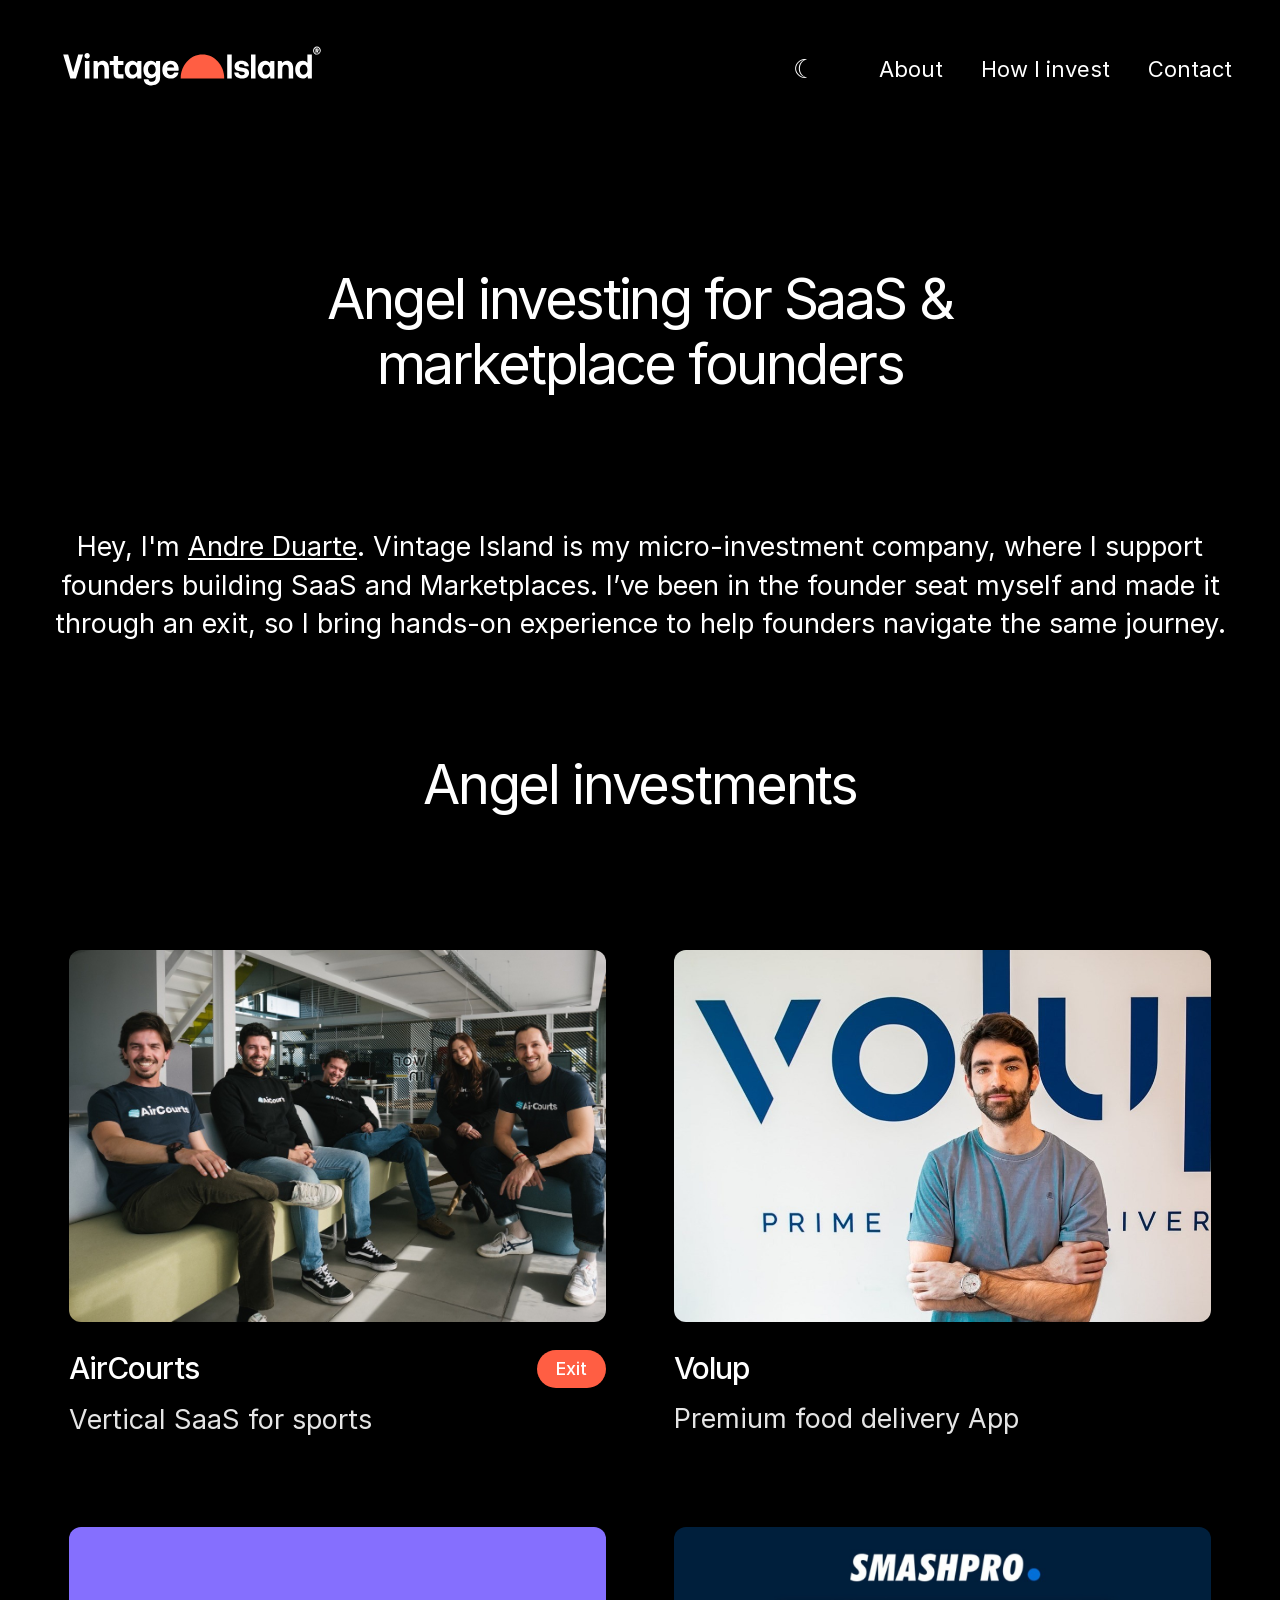
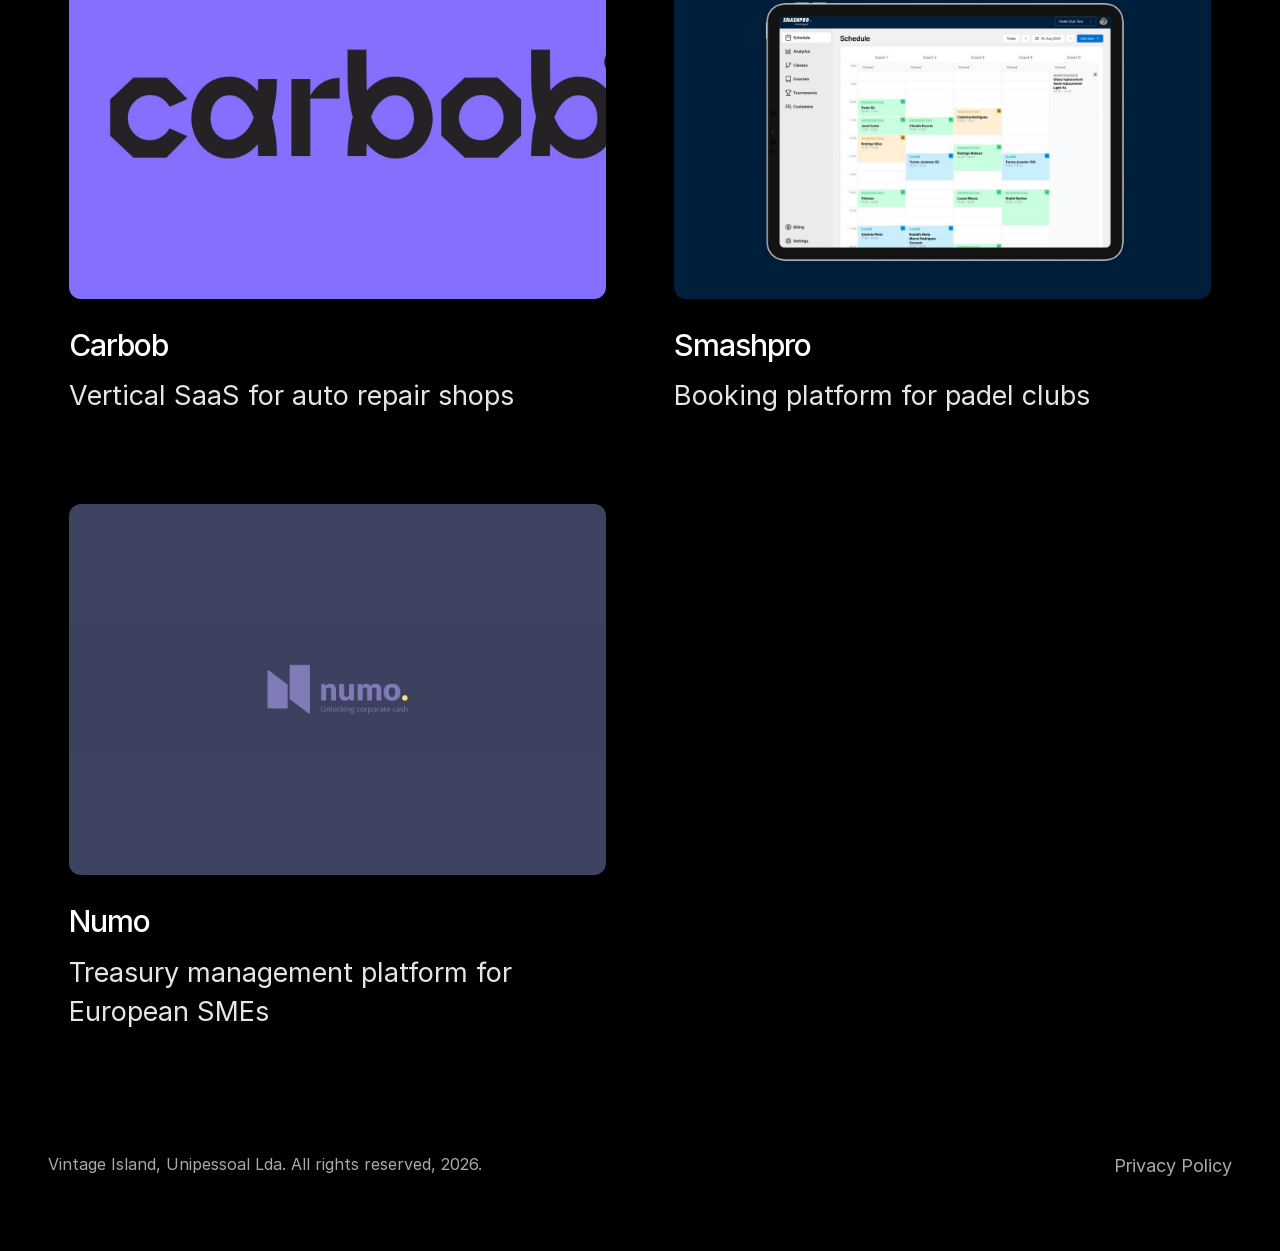
<file: index.html>
<!doctype html><html lang="en"><head><meta charset="utf-8"><meta name="viewport" content="width=device-width,initial-scale=1"><title>Vintage Island — Angel investing for SaaS &amp; marketplace founders</title><meta name="description" content="Vintage Island — angel investing for SaaS and marketplace founders."><link rel="canonical" href="https://www.vintageisland.capital/"><link rel="icon" href="/favicon.png"><link rel="stylesheet" href="/styles.css"><script defer src="/app.js"></script></head><body class="home"><header class="site-header"><a class="brand" href="/"><img src="/logos/vintage-island.svg" alt="Vintage Island"></a><nav><a href="/about-2/">About</a><a href="/projects/">How I invest</a><a href="/contact/">Contact</a></nav><button class="theme-toggle" aria-label="Toggle theme">☾</button><button class="menu-toggle" aria-label="Menu">☰</button></header><main class="container"><section class="hero"><p class="eyebrow">Angel investing for SaaS &amp; marketplace founders</p><h1>Angel investing for SaaS &amp;<br> marketplace founders</h1><p class="lead">Hey, I'm <a href="/about-2/">Andre Duarte</a>. Vintage Island is my micro-investment company, where I support founders building SaaS and Marketplaces. I’ve been in the founder seat myself and made it through an exit, so I bring hands-on experience to help founders navigate the same journey.</p><a href="/about-2/">More about me ↗</a></section><section class="section portfolio-section"><h2>Angel investments</h2><div class="portfolio-grid"><a class="portfolio-card" href="/aircourts/"><img src="/website-images/home-image.jpeg" alt="AirCourts founding team"><div class="portfolio-meta"><strong>AirCourts</strong><span class="exit-badge">Exit</span></div><p>Vertical SaaS for sports</p></a><a class="portfolio-card" href="/volup/"><img src="/website-images/home-image.jpg" alt="Volup founder"><div class="portfolio-meta"><strong>Volup</strong></div><p>Premium food delivery App</p></a><a class="portfolio-card" href="/carbob/"><img src="/website-images/home-image-2.jpg" alt="Carbob brand"><div class="portfolio-meta"><strong>Carbob</strong></div><p>Vertical SaaS for auto repair shops</p></a><a class="portfolio-card" href="/smashpro/"><img src="/website-images/home-image-3.jpg" alt="Smashpro management platform"><div class="portfolio-meta"><strong>Smashpro</strong></div><p>Booking platform for padel clubs</p></a><a class="portfolio-card numo-card" href="/numo/"><img src="/website-images/home-image-2.jpeg" alt="Numo brand"><div class="portfolio-meta"><strong>Numo</strong></div><p>Treasury management platform for European SMEs</p></a></div></section></main><footer class="site-footer about-footer"><span>Vintage Island, Unipessoal Lda. All rights reserved, 2026.</span><a href="/privacy-policy/">Privacy Policy</a></footer></body></html>
</file>
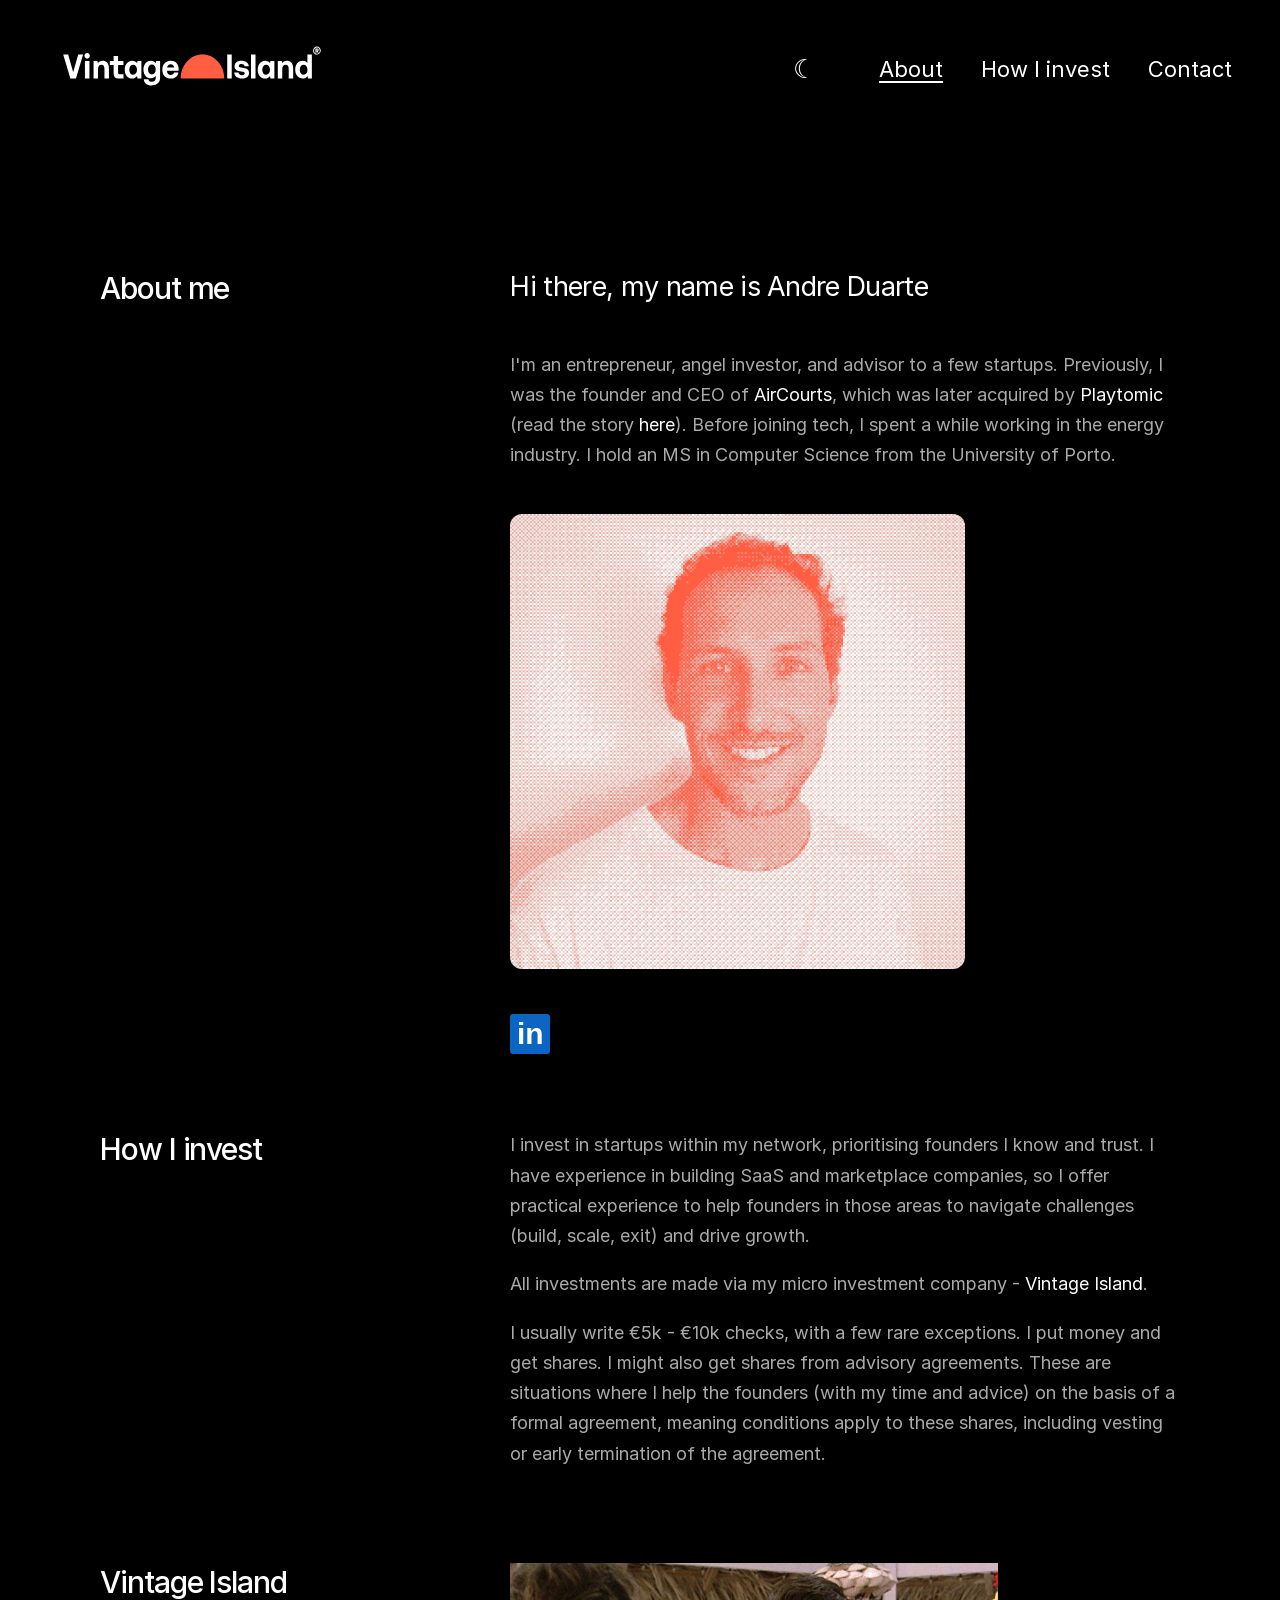
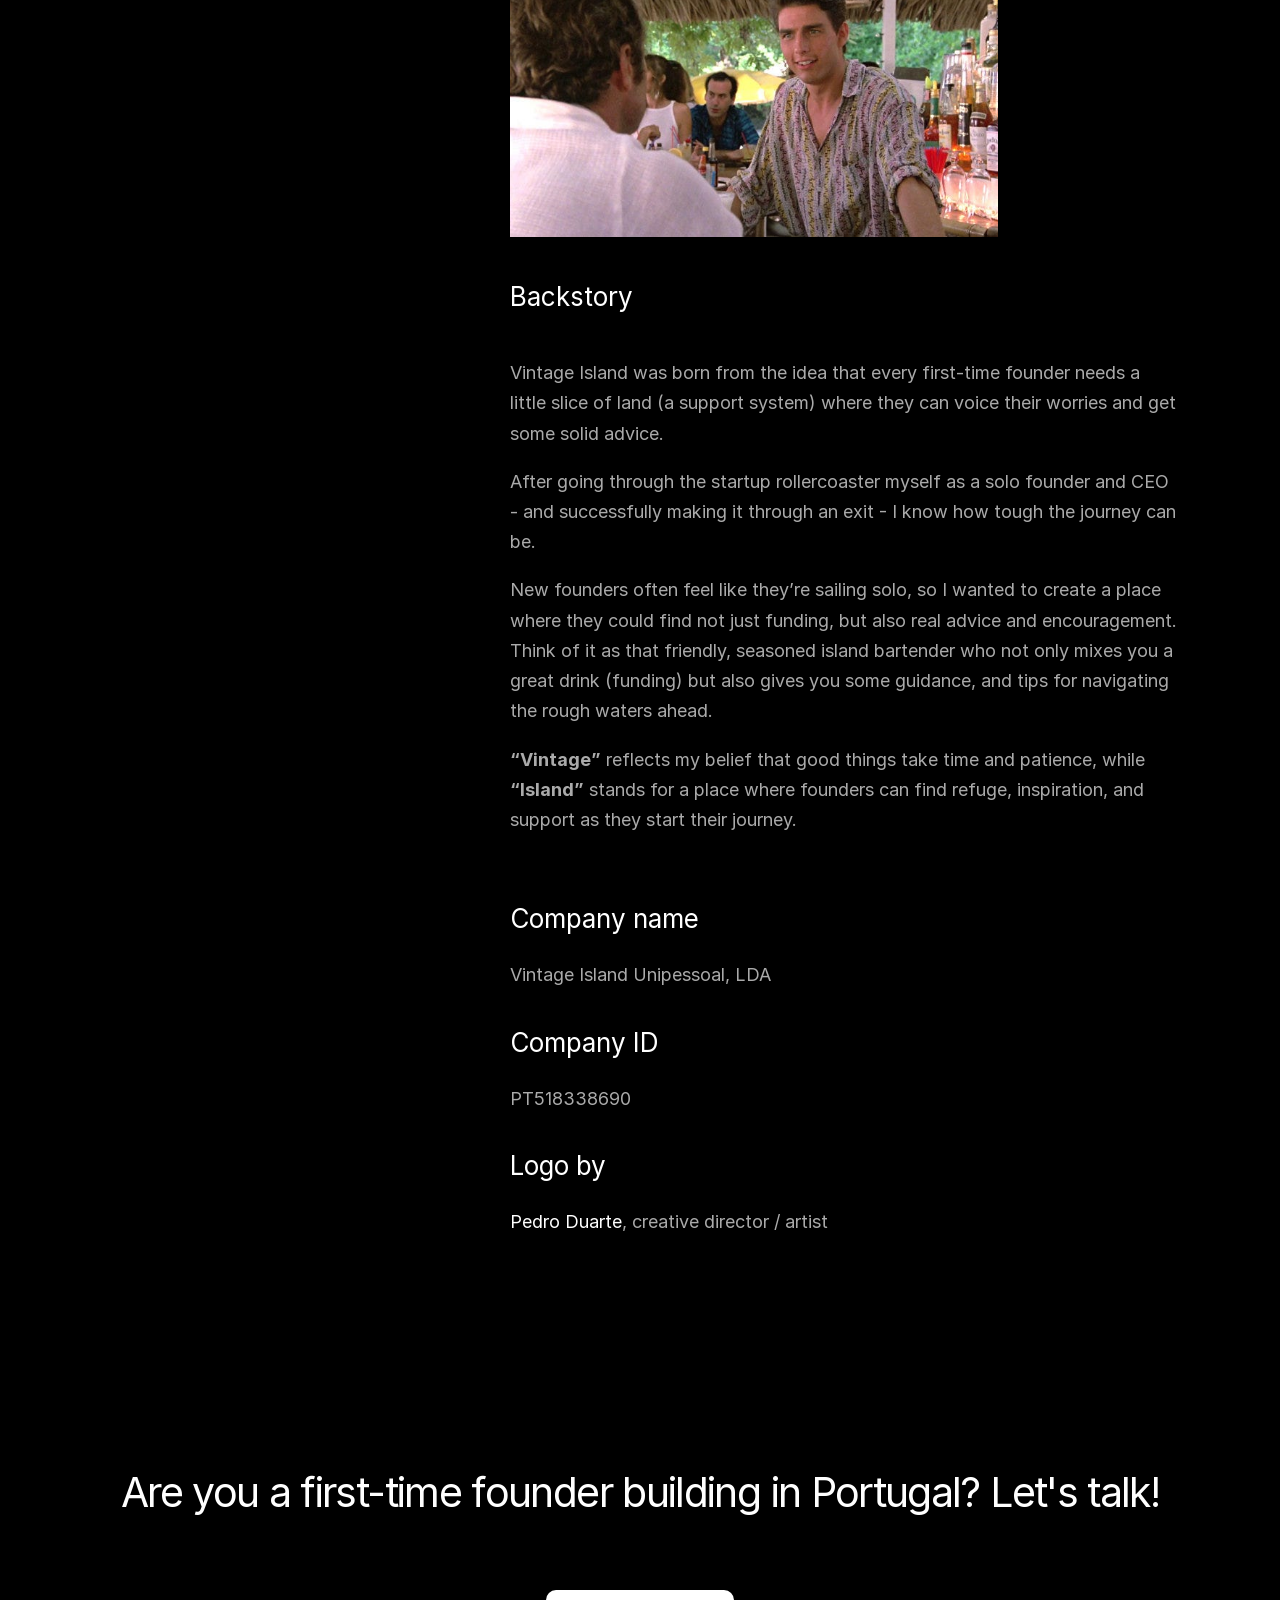
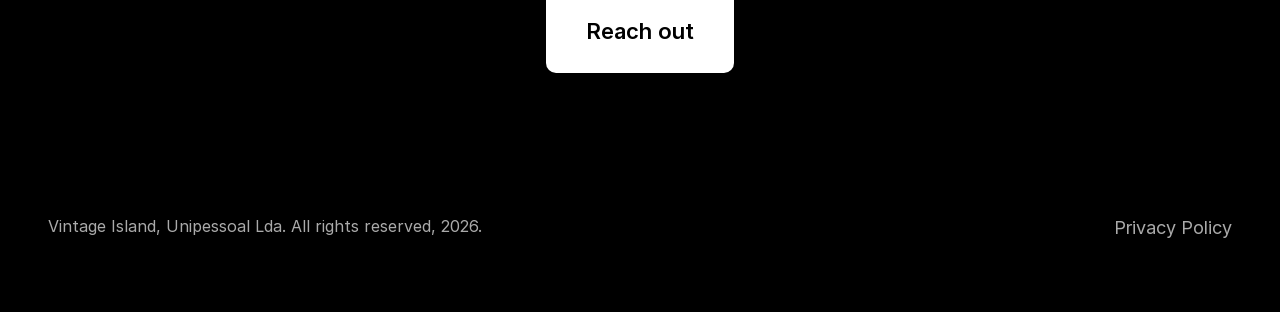
<file: about-2/index.html>
<!doctype html>
<html lang="en">
<head>
<meta charset="utf-8"><meta name="viewport" content="width=device-width,initial-scale=1">
<title>About — Vintage Island</title>
<meta name="description" content="About Andre Duarte, entrepreneur, angel investor and advisor.">
<link rel="canonical" href="https://www.vintageisland.capital/about-2/">
<link rel="icon" type="image/svg+xml" href="/favicon-dark.svg">
<link rel="stylesheet" href="/styles.css"><script defer src="/app.js"></script>
</head>
<body class="about-page">
<header class="site-header">
<a class="brand" href="/"><img src="/logos/vintage-island.svg" alt="Vintage Island"></a>
<nav><a href="/about-2/" aria-current="page">About</a><a href="/projects/">How I invest</a><a href="/contact/">Contact</a></nav>
<button class="theme-toggle" aria-label="Switch to light theme">☾</button><button class="menu-toggle" aria-label="Menu">☰</button>
</header>
<main class="about-container">
<section class="about-row about-me">
<h2>About me</h2>
<div class="about-content">
<h1>Hi there, my name is Andre Duarte</h1>
<p>I'm an entrepreneur, angel investor, and advisor to a few startups. Previously, I was the founder and CEO of <a href="/aircourts/">AirCourts</a>, which was later acquired by <a href="https://playtomic.io/" target="_blank" rel="noopener">Playtomic</a> (read the story <a href="https://www.linkedin.com/pulse/how-i-built-my-startup-got-acquired-6-years-later-andre-duarte-g5i4f/" target="_blank" rel="noopener noreferrer">here</a>). Before joining tech, I spent a while working in the energy industry. I hold an MS in Computer Science from the University of Porto.</p>
<img class="about-portrait" src="/website-images/variant-1-6.png" alt="Andre Duarte">
<a class="linkedin-link" href="https://www.linkedin.com/" target="_blank" rel="noopener" aria-label="LinkedIn"><span>in</span></a>
</div>
</section>
<section class="about-row how-invest">
<h2>How I invest</h2>
<div class="about-content">
<p>I invest in startups within my network, prioritising founders I know and trust. I have experience in building SaaS and marketplace companies, so I offer practical experience to help founders in those areas to navigate challenges (build, scale, exit) and drive growth.</p>
<p>All investments are made via my micro investment company - <a href="/">Vintage Island</a>.</p>
<p>I usually write €5k - €10k checks, with a few rare exceptions. I put money and get shares. I might also get shares from advisory agreements. These are situations where I help the founders (with my time and advice) on the basis of a formal agreement, meaning conditions apply to these shares, including vesting or early termination of the agreement.</p>
</div>
</section>
<section class="about-row vintage-island">
<h2>Vintage Island</h2>
<div class="about-content">
<img class="backstory-image" src="/website-images/about-image.jpg" alt="Vintage Island backstory">
<h3>Backstory</h3>
<p>Vintage Island was born from the idea that every first-time founder needs a little slice of land (a support system) where they can voice their worries and get some solid advice.</p>
<p>After going through the startup rollercoaster myself as a solo founder and CEO - and successfully making it through an exit - I know how tough the journey can be.</p>
<p>New founders often feel like they’re sailing solo, so I wanted to create a place where they could find not just funding, but also real advice and encouragement. Think of it as that friendly, seasoned island bartender who not only mixes you a great drink (funding) but also gives you some guidance, and tips for navigating the rough waters ahead.</p>
<p><strong>“Vintage”</strong> reflects my belief that good things take time and patience, while <strong>“Island”</strong> stands for a place where founders can find refuge, inspiration, and support as they start their journey.</p>
<div class="company-details">
<h3>Company name</h3><p>Vintage Island Unipessoal, LDA</p>
<h3>Company ID</h3><p>PT518338690</p>
<h3>Logo by</h3><p><a href="#">Pedro Duarte</a>, creative director / artist</p>
</div>
</div>
</section>
<section class="about-cta">
<h2>Are you a first-time founder building in Portugal? Let's talk!</h2>
<a href="/contact/" class="about-cta-button">Reach out</a>
</section>
</main>
<footer class="site-footer about-footer"><span>Vintage Island, Unipessoal Lda. All rights reserved, 2026.</span><a href="/privacy-policy/">Privacy Policy</a></footer>
</body></html>
</file>
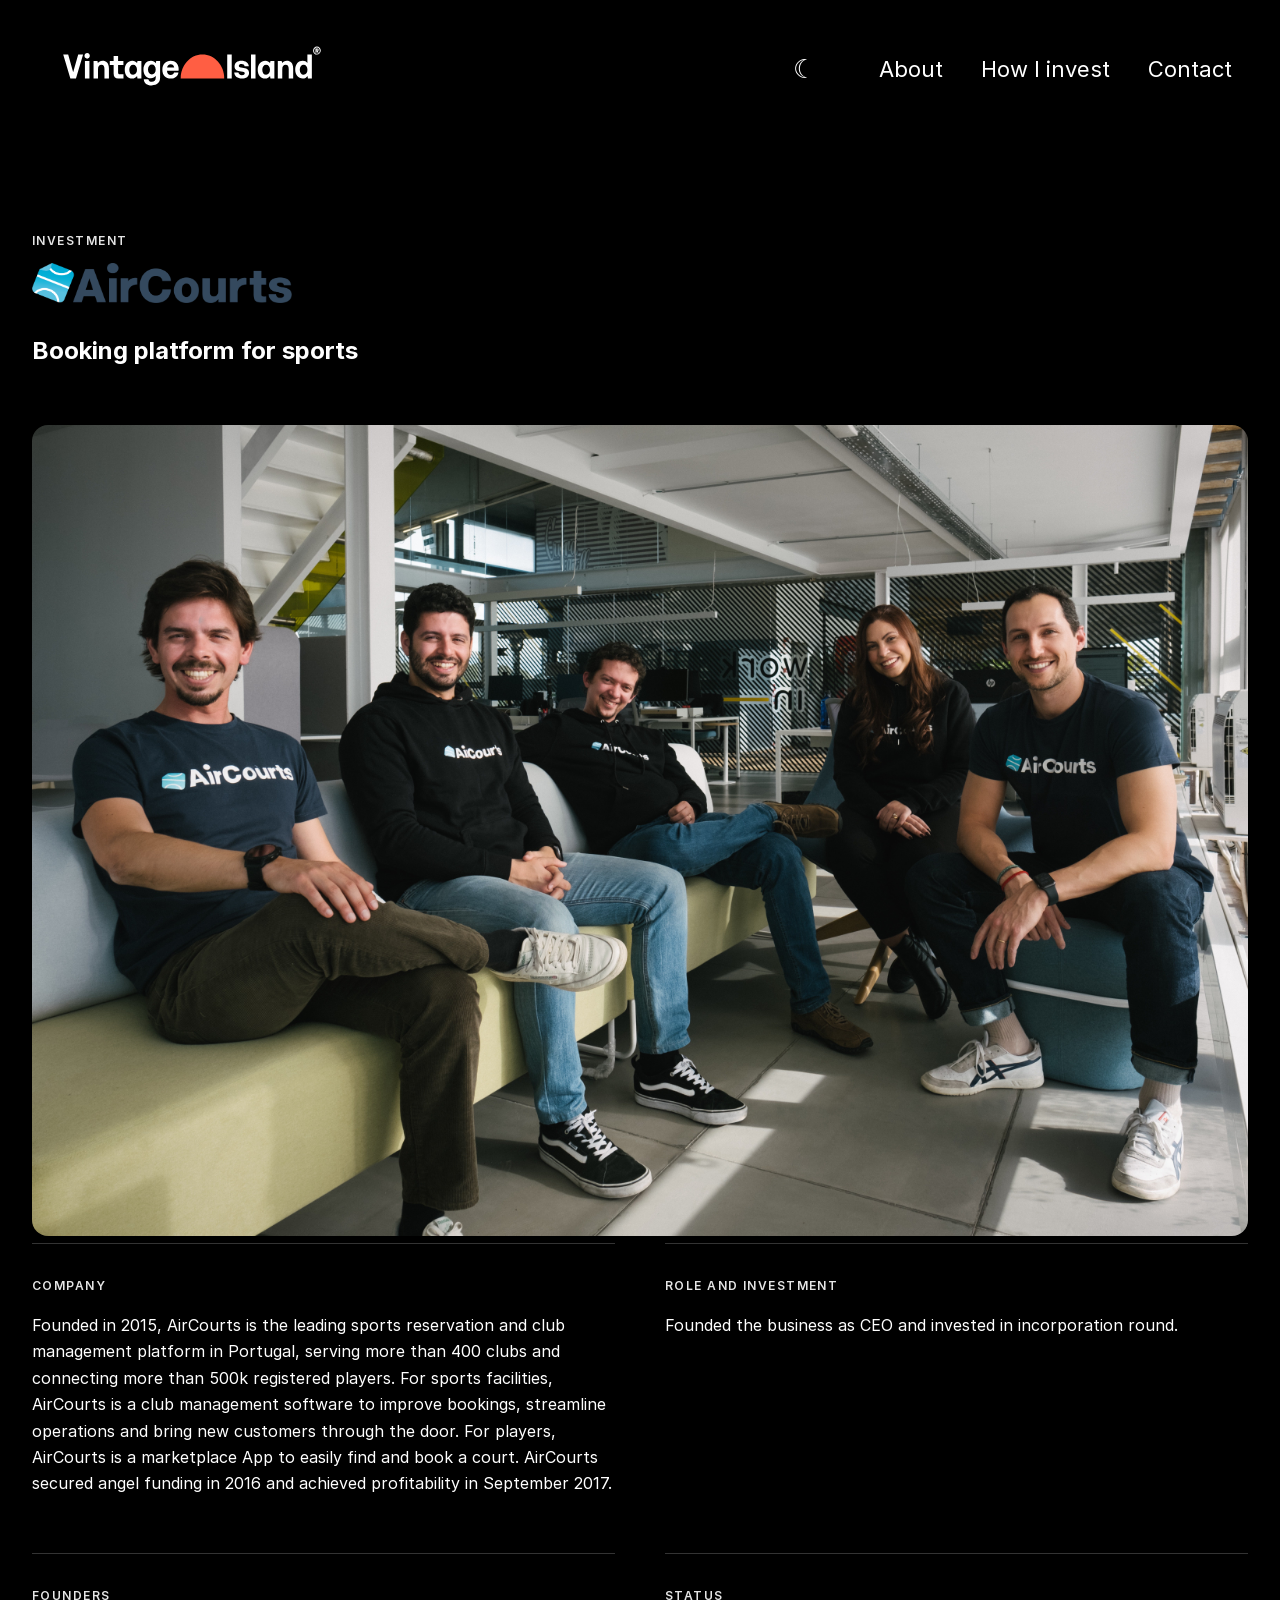
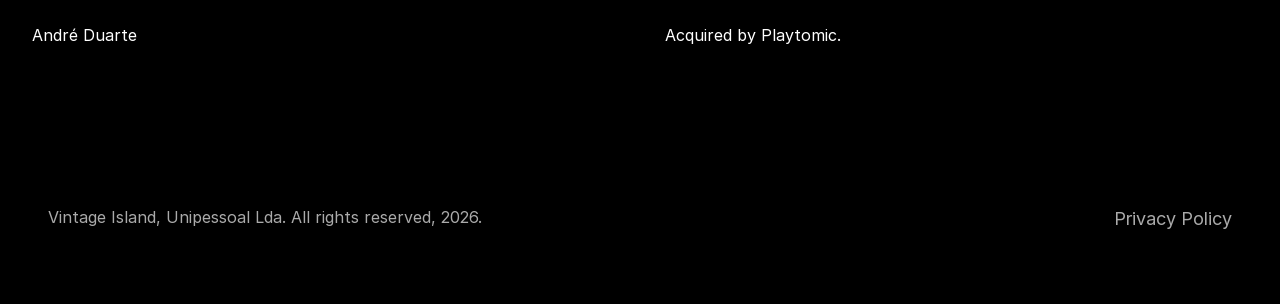
<file: aircourts/index.html>
<!doctype html><html lang="en"><head><meta charset="utf-8"><meta name="viewport" content="width=device-width,initial-scale=1"><title>AirCourts — Vintage Island</title><meta name="description" content="Vintage Island — angel investing for SaaS and marketplace founders."><link rel="canonical" href="https://www.vintageisland.capital/aircourts/"><link rel="icon" href="/favicon.svg"><link rel="stylesheet" href="/styles.css"><script defer src="/app.js"></script></head><body><header class="site-header"><a class="brand" href="/"><img src="/logos/vintage-island.svg" alt="Vintage Island"></a><nav><a href="/about-2/">About</a><a href="/projects/">How I invest</a><a href="/contact/">Contact</a></nav><button class="theme-toggle" aria-label="Toggle theme">◐</button><button class="menu-toggle" aria-label="Menu">☰</button></header><main class="container"><section class="project-hero"><p class="eyebrow">Investment</p><img class="company-logo" src="/cms/projects/aircourts/logo.png" alt="AirCourts"><h1>Booking platform for sports</h1></section><img class="project-image" src="/cms/projects/aircourts/image-1.jpeg" alt="AirCourts"><section class="project-facts"><article><p class="eyebrow">Company</p><p>Founded in 2015, AirCourts is the leading sports reservation and club management platform in Portugal, serving more than 400 clubs and connecting more than 500k registered players. For sports facilities, AirCourts is a club management software to improve bookings, streamline operations and bring new customers through the door. For players, AirCourts is a marketplace App to easily find and book a court. AirCourts secured angel funding in 2016 and achieved profitability in September 2017.</p></article><article><p class="eyebrow">Role and Investment</p><p>Founded the business as CEO and invested in incorporation round.</p></article><article><p class="eyebrow">Founders</p><p>André Duarte</p></article><article><p class="eyebrow">Status</p><p>Acquired by Playtomic.</p></article></section></main><footer class="site-footer about-footer"><span>Vintage Island, Unipessoal Lda. All rights reserved, 2026.</span><a href="/privacy-policy/">Privacy Policy</a></footer></body></html>
</file>
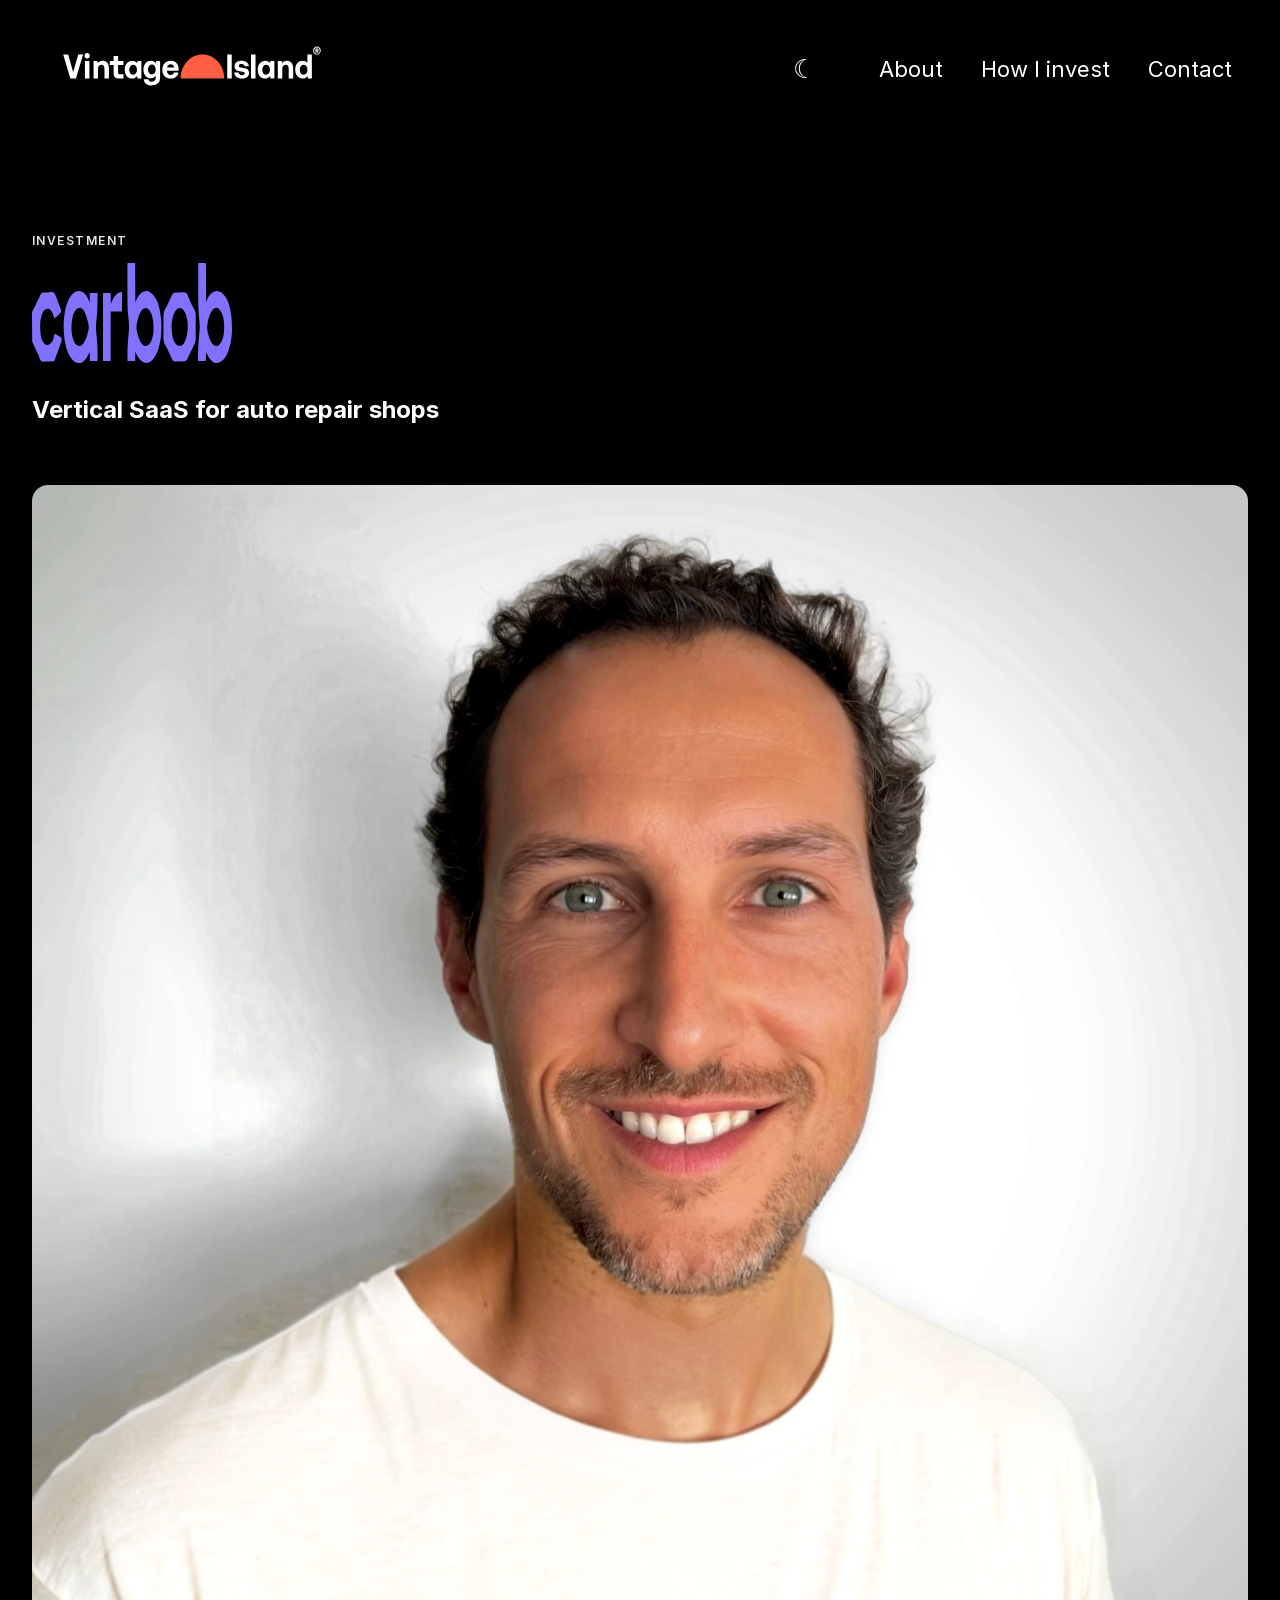
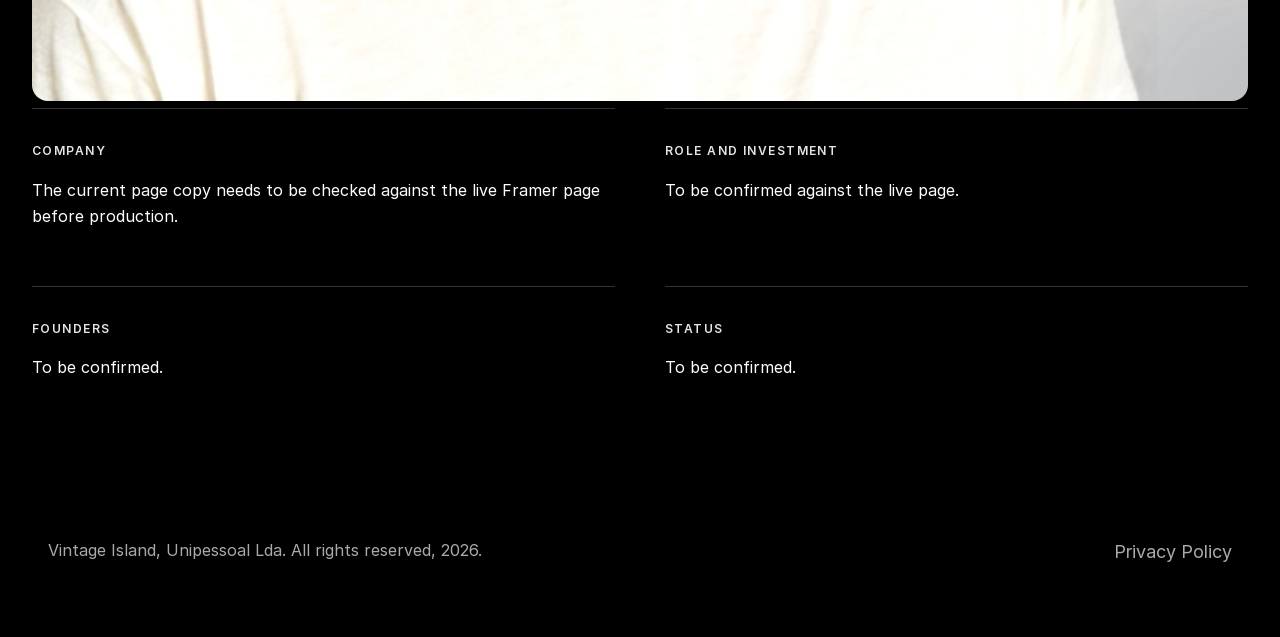
<file: carbob/index.html>
<!doctype html><html lang="en"><head><meta charset="utf-8"><meta name="viewport" content="width=device-width,initial-scale=1"><title>Carbob — Vintage Island</title><meta name="description" content="Vintage Island — angel investing for SaaS and marketplace founders."><link rel="canonical" href="https://www.vintageisland.capital/carbob/"><link rel="icon" href="/favicon.svg"><link rel="stylesheet" href="/styles.css"><script defer src="/app.js"></script></head><body><header class="site-header"><a class="brand" href="/"><img src="/logos/vintage-island.svg" alt="Vintage Island"></a><nav><a href="/about-2/">About</a><a href="/projects/">How I invest</a><a href="/contact/">Contact</a></nav><button class="theme-toggle" aria-label="Toggle theme">◐</button><button class="menu-toggle" aria-label="Menu">☰</button></header><main class="container"><section class="project-hero"><p class="eyebrow">Investment</p><img class="company-logo" src="/logos/carbob.svg" alt="Carbob"><h1>Vertical SaaS for auto repair shops</h1></section><img class="project-image" src="/website-images/variant-1.jpeg" alt="Carbob"><section class="project-facts"><article><p class="eyebrow">Company</p><p>The current page copy needs to be checked against the live Framer page before production.</p></article><article><p class="eyebrow">Role and Investment</p><p>To be confirmed against the live page.</p></article><article><p class="eyebrow">Founders</p><p>To be confirmed.</p></article><article><p class="eyebrow">Status</p><p>To be confirmed.</p></article></section></main><footer class="site-footer about-footer"><span>Vintage Island, Unipessoal Lda. All rights reserved, 2026.</span><a href="/privacy-policy/">Privacy Policy</a></footer></body></html>
</file>
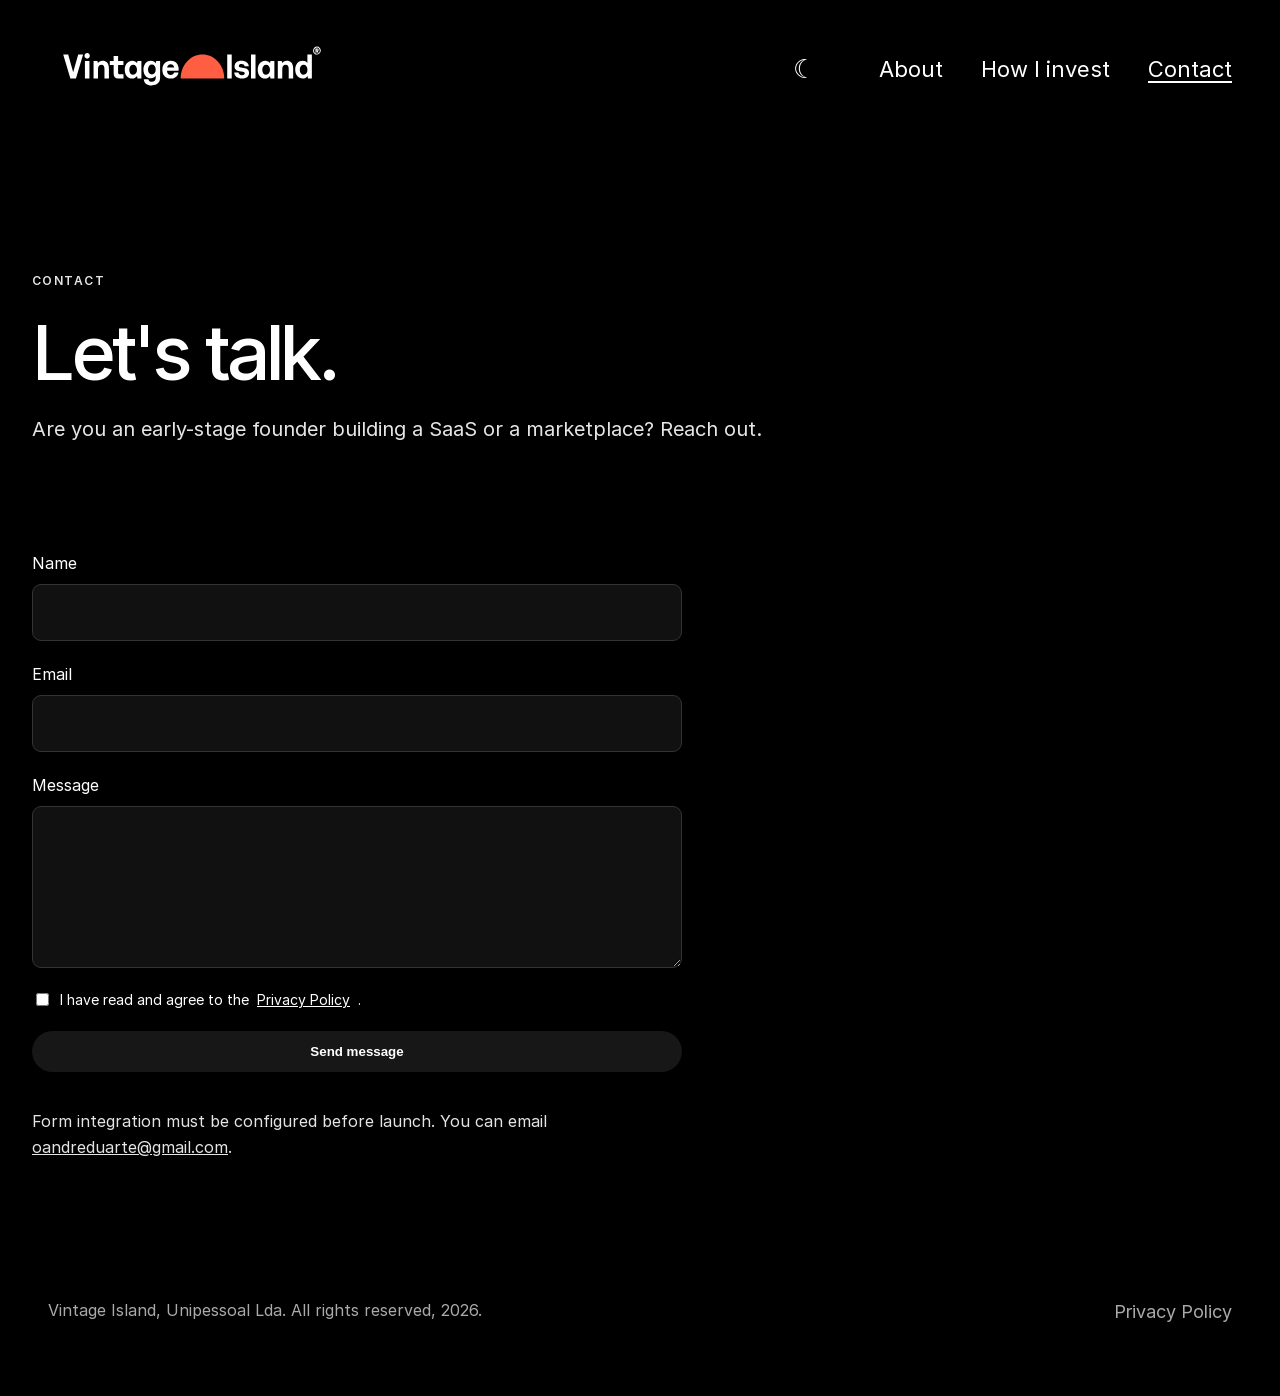
<file: contact/index.html>
<!doctype html><html lang="en"><head><meta charset="utf-8"><meta name="viewport" content="width=device-width,initial-scale=1"><title>Contact — Vintage Island</title><meta name="description" content="Vintage Island — angel investing for SaaS and marketplace founders."><link rel="canonical" href="https://www.vintageisland.capital/contact/"><link rel="icon" href="/favicon.svg"><link rel="stylesheet" href="/styles.css"><script defer src="/app.js"></script></head><body><header class="site-header"><a class="brand" href="/"><img src="/logos/vintage-island.svg" alt="Vintage Island"></a><nav><a href="/about-2/">About</a><a href="/projects/">How I invest</a><a href="/contact/" aria-current="page">Contact</a></nav><button class="theme-toggle" aria-label="Toggle theme">◐</button><button class="menu-toggle" aria-label="Menu">☰</button></header><main class="container"><section class="page-intro"><p class="eyebrow">Contact</p><h1>Let's talk.</h1><p class="lead">Are you an early-stage founder building a SaaS or a marketplace? Reach out.</p></section><form class="contact-form" action="#" method="post"><label>Name<input name="name" required></label><label>Email<input type="email" name="email" required></label><label>Message<textarea name="message" rows="5" required></textarea></label><label class="consent"><input type="checkbox" required> I have read and agree to the <a href="/privacy-policy/">Privacy Policy</a>.</label><button class="button" type="submit">Send message</button><p class="muted">Form integration must be configured before launch. You can email <a href="mailto:oandreduarte@gmail.com">oandreduarte@gmail.com</a>.</p></form></main><footer class="site-footer about-footer"><span>Vintage Island, Unipessoal Lda. All rights reserved, 2026.</span><a href="/privacy-policy/">Privacy Policy</a></footer></body></html>
</file>
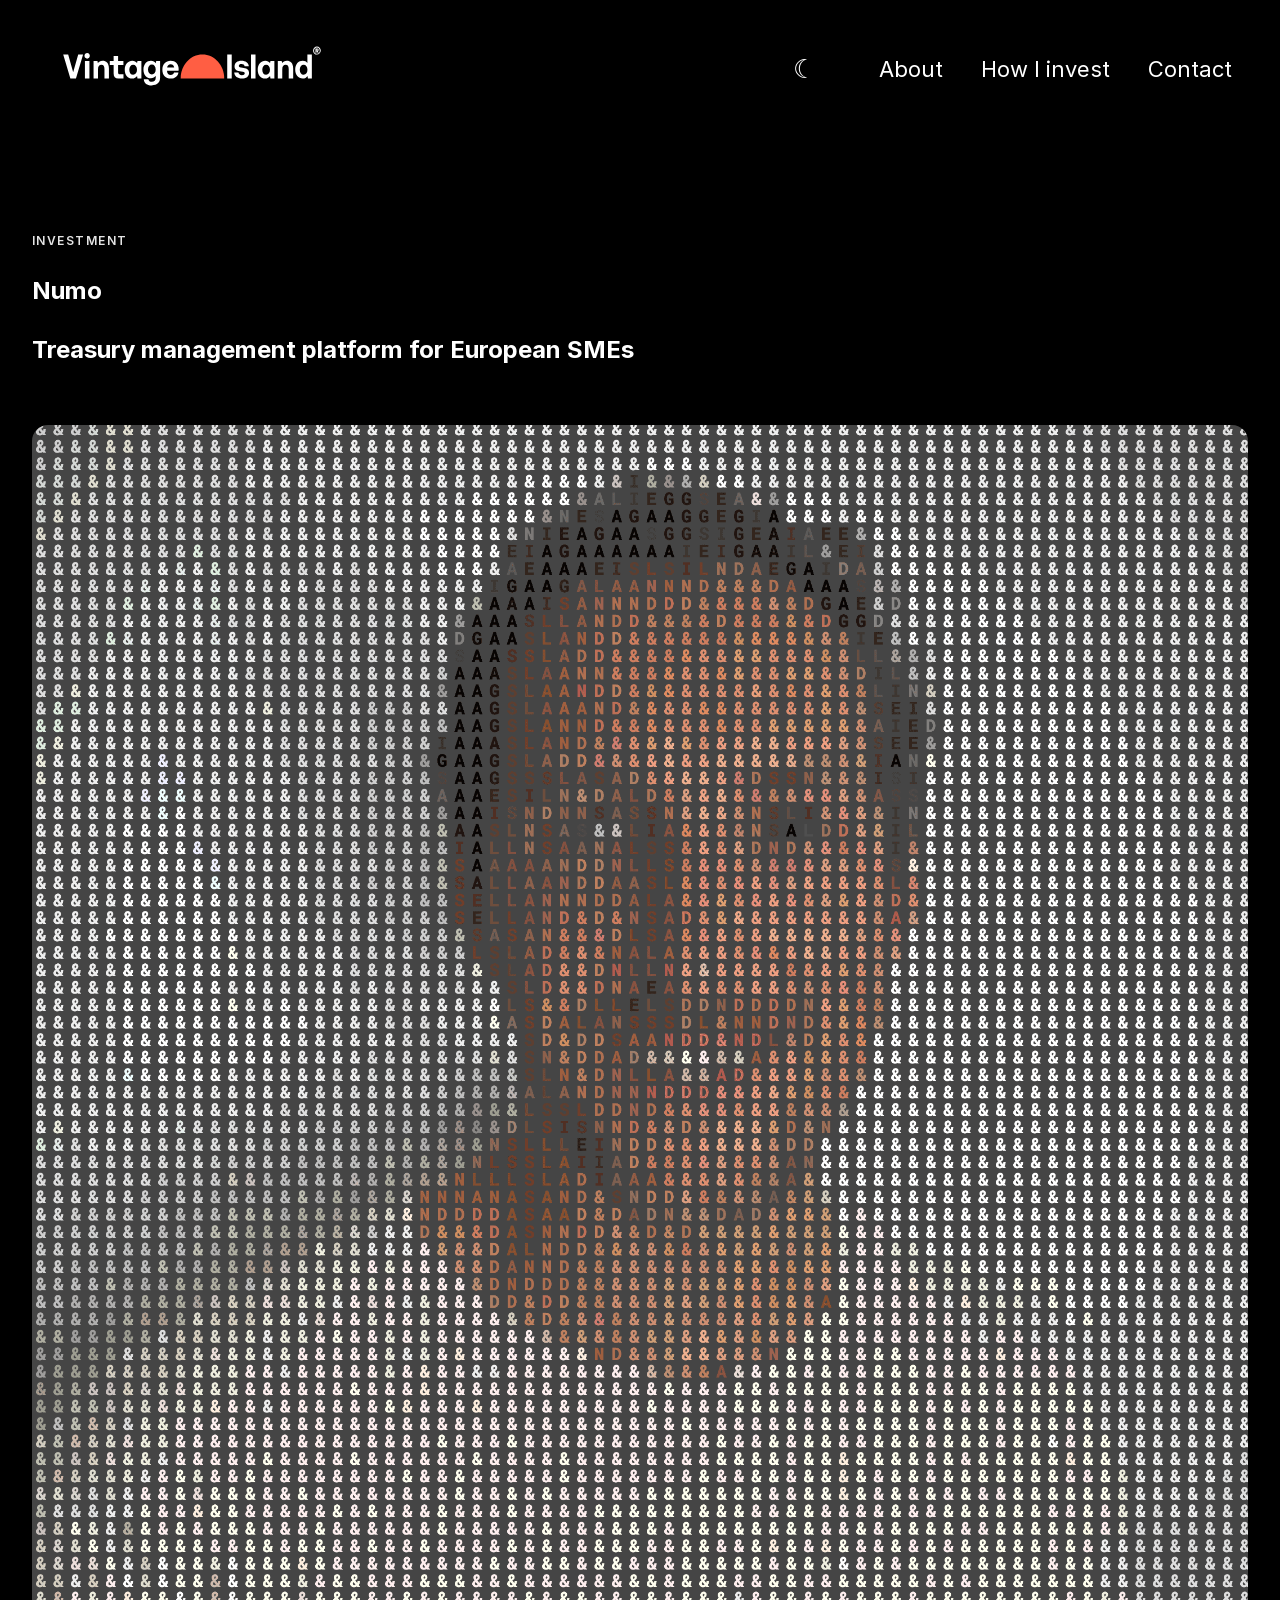
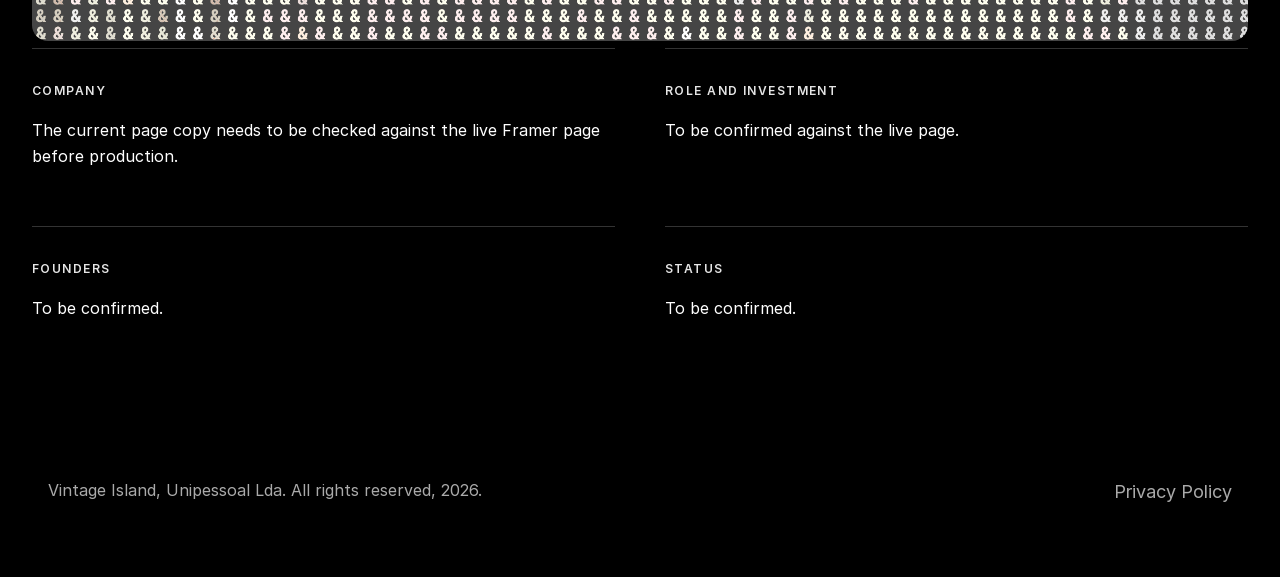
<file: numo/index.html>
<!doctype html><html lang="en"><head><meta charset="utf-8"><meta name="viewport" content="width=device-width,initial-scale=1"><title>Numo — Vintage Island</title><meta name="description" content="Vintage Island — angel investing for SaaS and marketplace founders."><link rel="canonical" href="https://www.vintageisland.capital/numo/"><link rel="icon" href="/favicon.svg"><link rel="stylesheet" href="/styles.css"><script defer src="/app.js"></script></head><body><header class="site-header"><a class="brand" href="/"><img src="/logos/vintage-island.svg" alt="Vintage Island"></a><nav><a href="/about-2/">About</a><a href="/projects/">How I invest</a><a href="/contact/">Contact</a></nav><button class="theme-toggle" aria-label="Toggle theme">◐</button><button class="menu-toggle" aria-label="Menu">☰</button></header><main class="container"><section class="project-hero"><p class="eyebrow">Investment</p><h2>Numo</h2><h1>Treasury management platform for European SMEs</h1></section><img class="project-image" src="/website-images/variant-1-2.png" alt="Numo"><section class="project-facts"><article><p class="eyebrow">Company</p><p>The current page copy needs to be checked against the live Framer page before production.</p></article><article><p class="eyebrow">Role and Investment</p><p>To be confirmed against the live page.</p></article><article><p class="eyebrow">Founders</p><p>To be confirmed.</p></article><article><p class="eyebrow">Status</p><p>To be confirmed.</p></article></section></main><footer class="site-footer about-footer"><span>Vintage Island, Unipessoal Lda. All rights reserved, 2026.</span><a href="/privacy-policy/">Privacy Policy</a></footer></body></html>
</file>
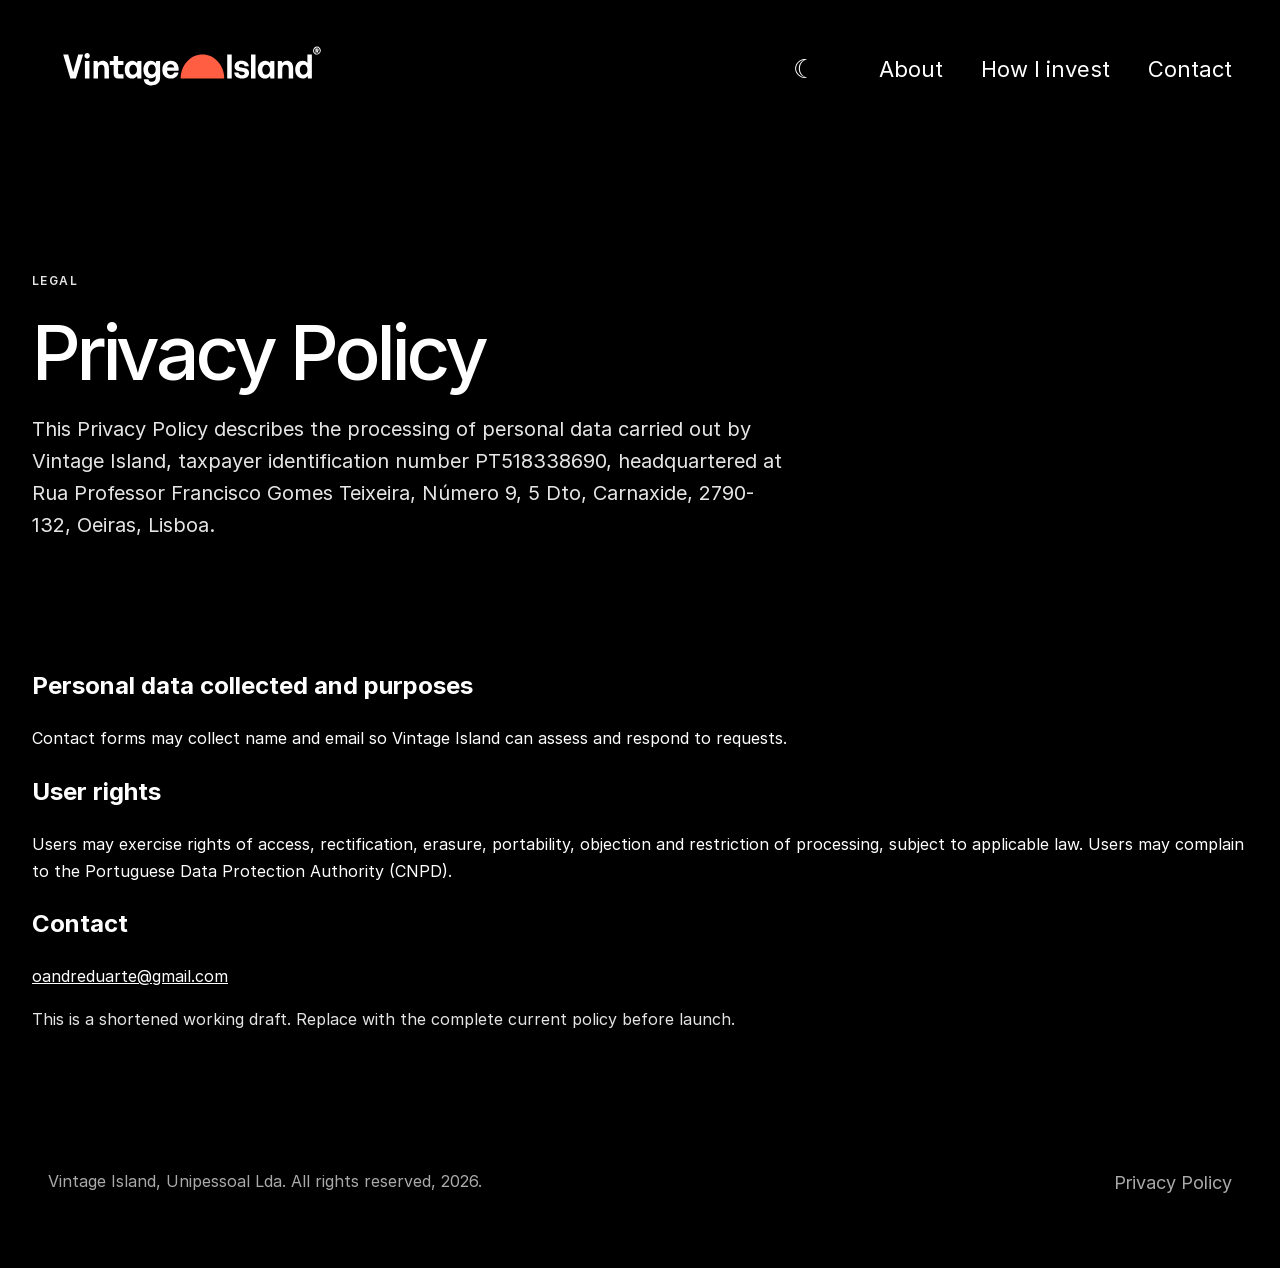
<file: privacy-policy/index.html>
<!doctype html><html lang="en"><head><meta charset="utf-8"><meta name="viewport" content="width=device-width,initial-scale=1"><title>Privacy Policy — Vintage Island</title><meta name="description" content="Vintage Island — angel investing for SaaS and marketplace founders."><link rel="canonical" href="https://www.vintageisland.capital/privacy-policy/"><link rel="icon" href="/favicon.svg"><link rel="stylesheet" href="/styles.css"><script defer src="/app.js"></script></head><body><header class="site-header"><a class="brand" href="/"><img src="/logos/vintage-island.svg" alt="Vintage Island"></a><nav><a href="/about-2/">About</a><a href="/projects/">How I invest</a><a href="/contact/">Contact</a></nav><button class="theme-toggle" aria-label="Toggle theme">◐</button><button class="menu-toggle" aria-label="Menu">☰</button></header><main class="container"><section class="page-intro"><p class="eyebrow">Legal</p><h1>Privacy Policy</h1><p class="lead">This Privacy Policy describes the processing of personal data carried out by Vintage Island, taxpayer identification number PT518338690, headquartered at Rua Professor Francisco Gomes Teixeira, Número 9, 5 Dto, Carnaxide, 2790-132, Oeiras, Lisboa.</p></section><section class="legal-copy"><h2>Personal data collected and purposes</h2><p>Contact forms may collect name and email so Vintage Island can assess and respond to requests.</p><h2>User rights</h2><p>Users may exercise rights of access, rectification, erasure, portability, objection and restriction of processing, subject to applicable law. Users may complain to the Portuguese Data Protection Authority (CNPD).</p><h2>Contact</h2><p><a href="mailto:oandreduarte@gmail.com">oandreduarte@gmail.com</a></p><p class="muted">This is a shortened working draft. Replace with the complete current policy before launch.</p></section></main><footer class="site-footer about-footer"><span>Vintage Island, Unipessoal Lda. All rights reserved, 2026.</span><a href="/privacy-policy/">Privacy Policy</a></footer></body></html>
</file>
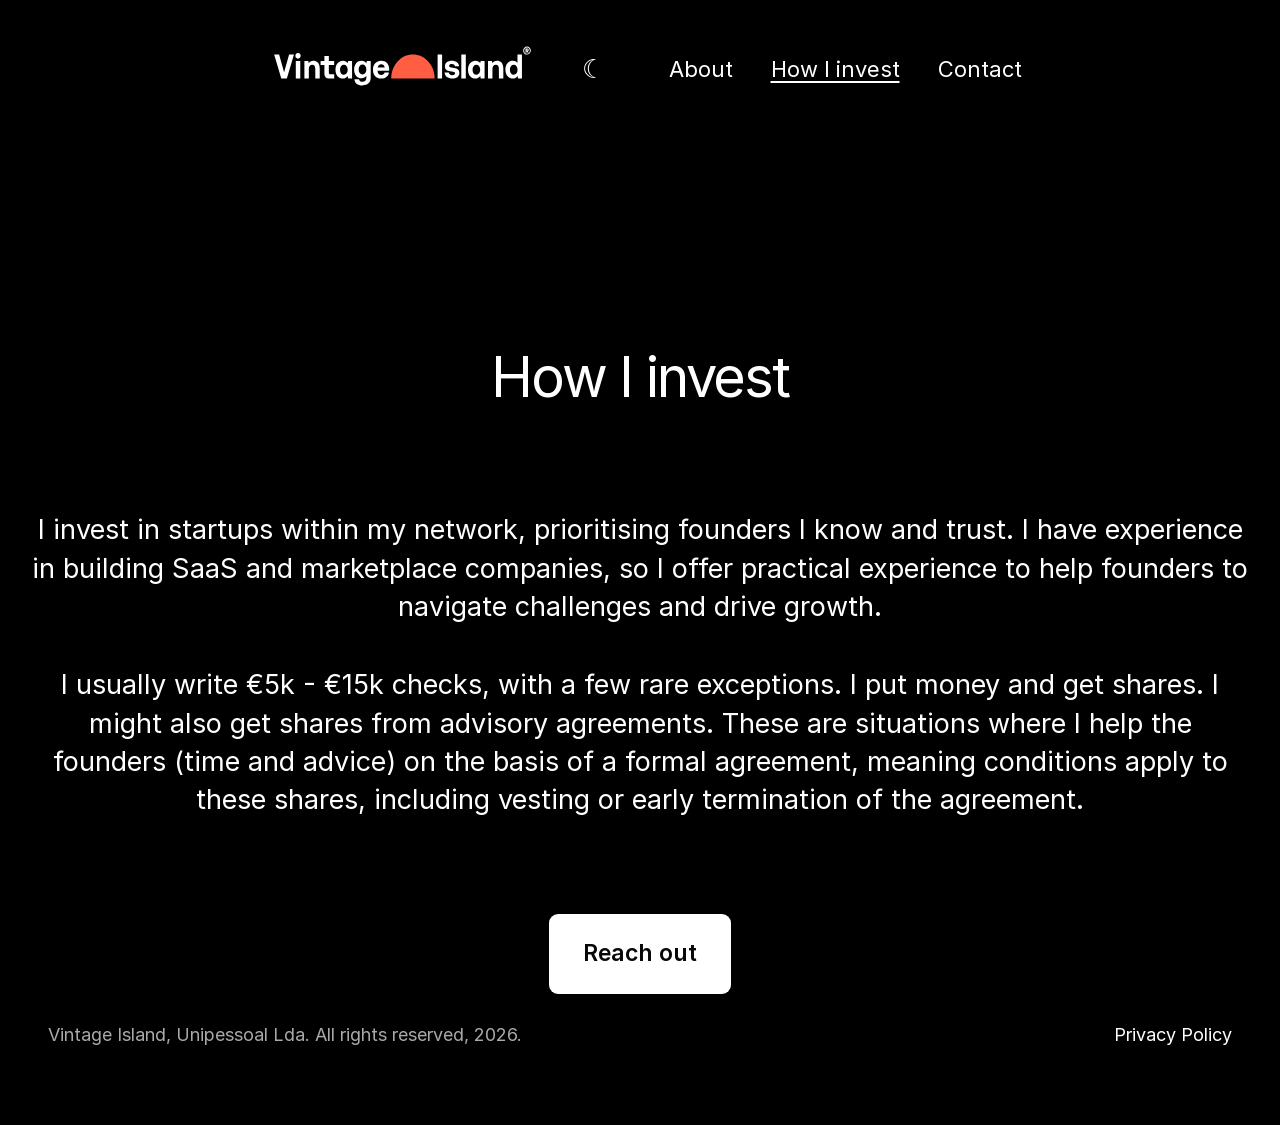
<file: projects/index.html>
<!doctype html><html lang="en"><head><meta charset="utf-8"><meta name="viewport" content="width=device-width,initial-scale=1"><title>How I invest — Vintage Island</title><meta name="description" content="Vintage Island — angel investing for SaaS and marketplace founders."><link rel="canonical" href="https://www.vintageisland.capital/projects/"><link rel="icon" href="/favicon.svg"><link rel="stylesheet" href="/styles.css"><script defer src="/app.js"></script></head><body class="invest-page-body"><header class="site-header"><a class="brand" href="/"><img src="/logos/vintage-island.svg" alt="Vintage Island"></a><nav><a href="/about-2/">About</a><a href="/projects/" aria-current="page">How I invest</a><a href="/contact/">Contact</a></nav><button class="theme-toggle" aria-label="Toggle theme">◐</button><button class="menu-toggle" aria-label="Menu">☰</button></header><main class="invest-page">
  <h1>How I invest</h1>
  <div class="invest-copy">
    <p>I invest in startups within my network, prioritising founders I know and trust. I have experience in building SaaS and marketplace companies, so I offer practical experience to help founders to navigate challenges and drive growth.</p>
    <p>I usually write €5k - €15k checks, with a few rare exceptions. I put money and get shares. I might also get shares from advisory agreements. These are situations where I help the founders (time and advice) on the basis of a formal agreement, meaning conditions apply to these shares, including vesting or early termination of the agreement.</p>
  </div>
  <a class="invest-reachout" href="/contact/">Reach out</a>
</main><footer class="site-footer about-footer"><span>Vintage Island, Unipessoal Lda. All rights reserved, 2026.</span><a href="/privacy-policy/">Privacy Policy</a></footer></body></html>
</file>
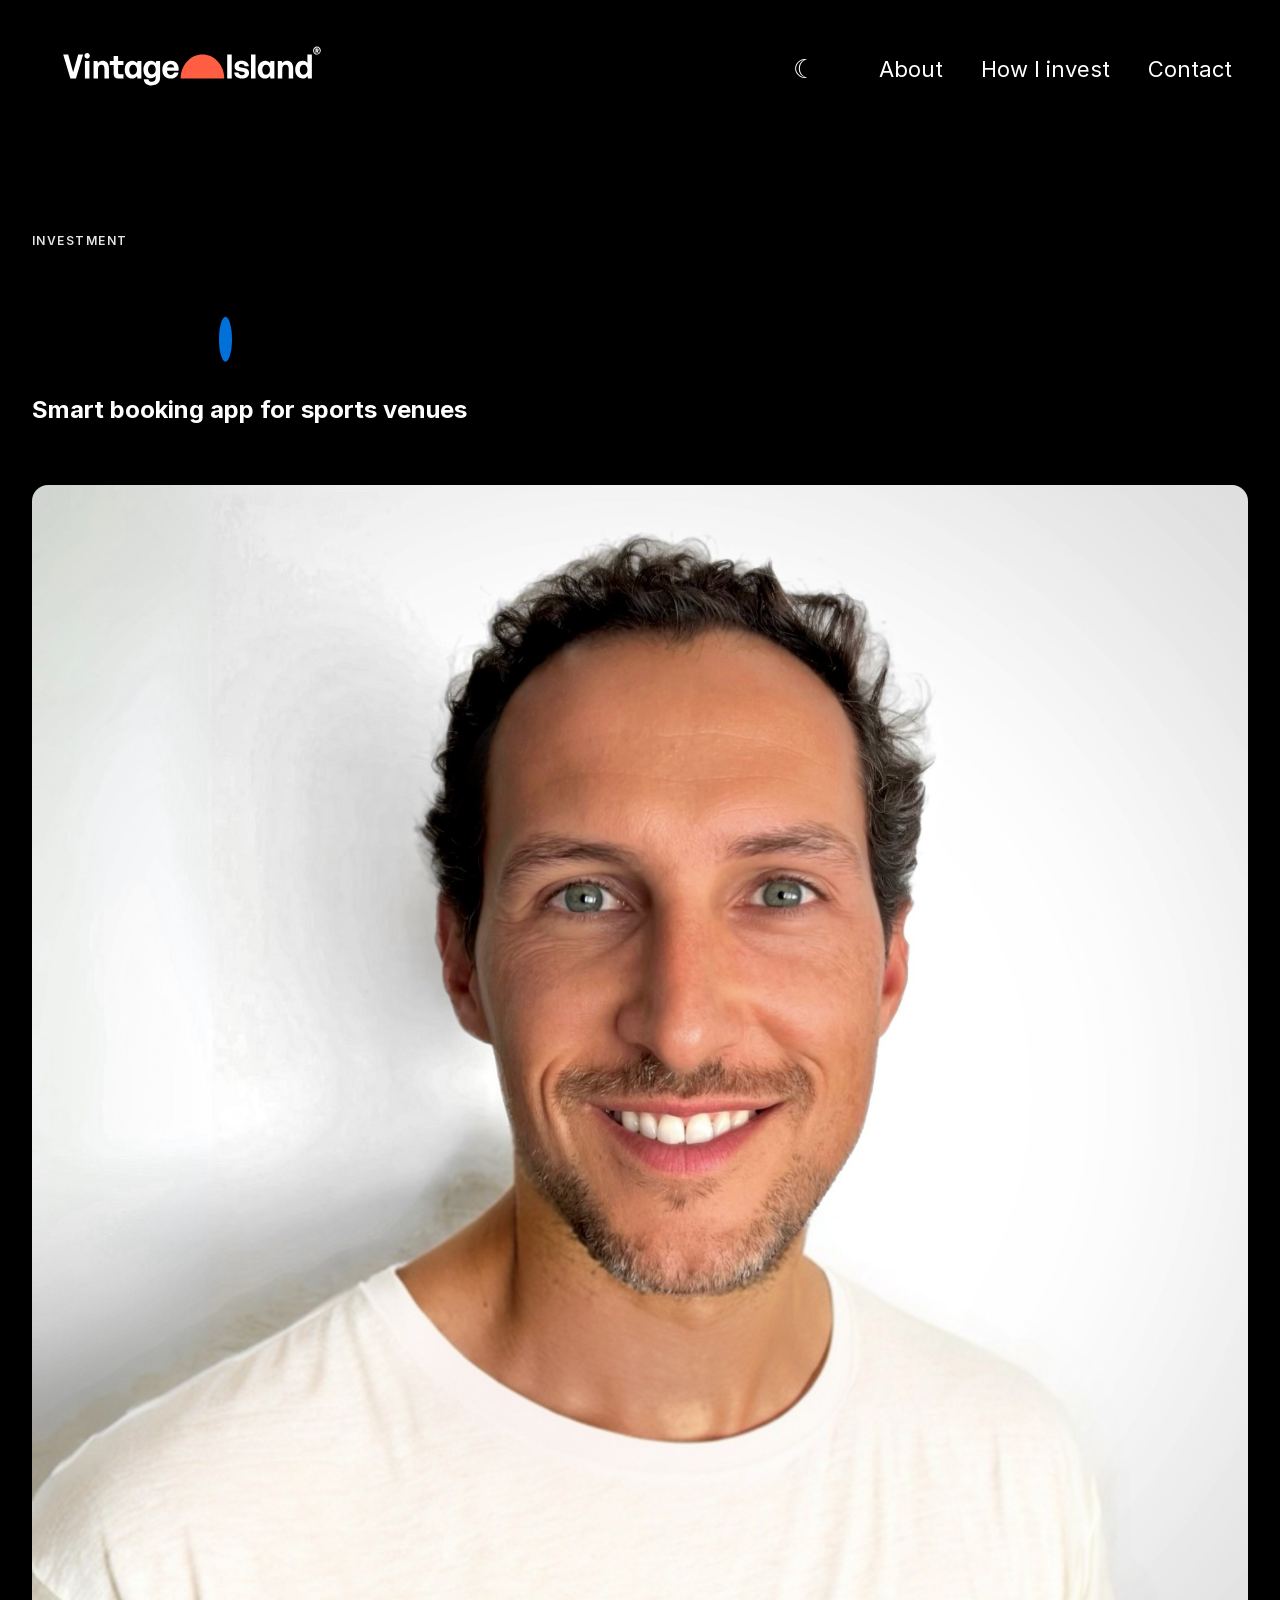
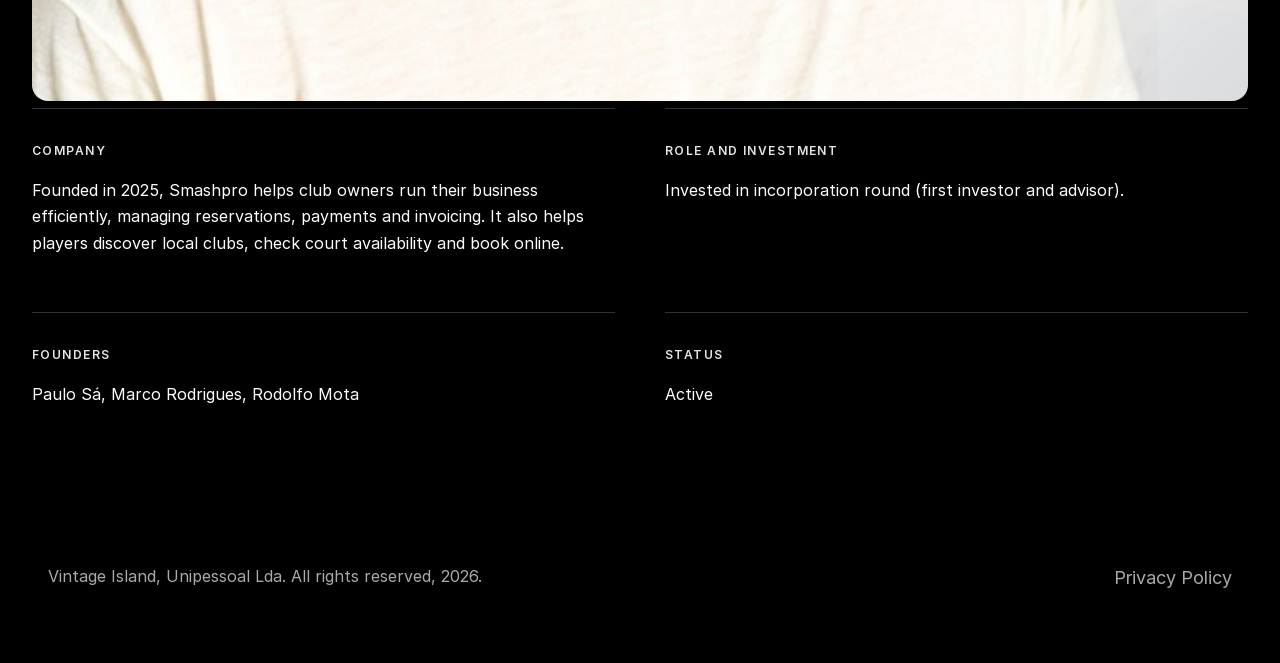
<file: smashpro/index.html>
<!doctype html><html lang="en"><head><meta charset="utf-8"><meta name="viewport" content="width=device-width,initial-scale=1"><title>Smashpro — Vintage Island</title><meta name="description" content="Vintage Island — angel investing for SaaS and marketplace founders."><link rel="canonical" href="https://www.vintageisland.capital/smashpro/"><link rel="icon" href="/favicon.svg"><link rel="stylesheet" href="/styles.css"><script defer src="/app.js"></script></head><body><header class="site-header"><a class="brand" href="/"><img src="/logos/vintage-island.svg" alt="Vintage Island"></a><nav><a href="/about-2/">About</a><a href="/projects/">How I invest</a><a href="/contact/">Contact</a></nav><button class="theme-toggle" aria-label="Toggle theme">◐</button><button class="menu-toggle" aria-label="Menu">☰</button></header><main class="container"><section class="project-hero"><p class="eyebrow">Investment</p><img class="company-logo" src="/logos/smashpro.svg" alt="Smashpro"><h1>Smart booking app for sports venues</h1></section><img class="project-image" src="/website-images/variant-3.jpeg" alt="Smashpro"><section class="project-facts"><article><p class="eyebrow">Company</p><p>Founded in 2025, Smashpro helps club owners run their business efficiently, managing reservations, payments and invoicing. It also helps players discover local clubs, check court availability and book online.</p></article><article><p class="eyebrow">Role and Investment</p><p>Invested in incorporation round (first investor and advisor).</p></article><article><p class="eyebrow">Founders</p><p>Paulo Sá, Marco Rodrigues, Rodolfo Mota</p></article><article><p class="eyebrow">Status</p><p>Active</p></article></section></main><footer class="site-footer about-footer"><span>Vintage Island, Unipessoal Lda. All rights reserved, 2026.</span><a href="/privacy-policy/">Privacy Policy</a></footer></body></html>
</file>
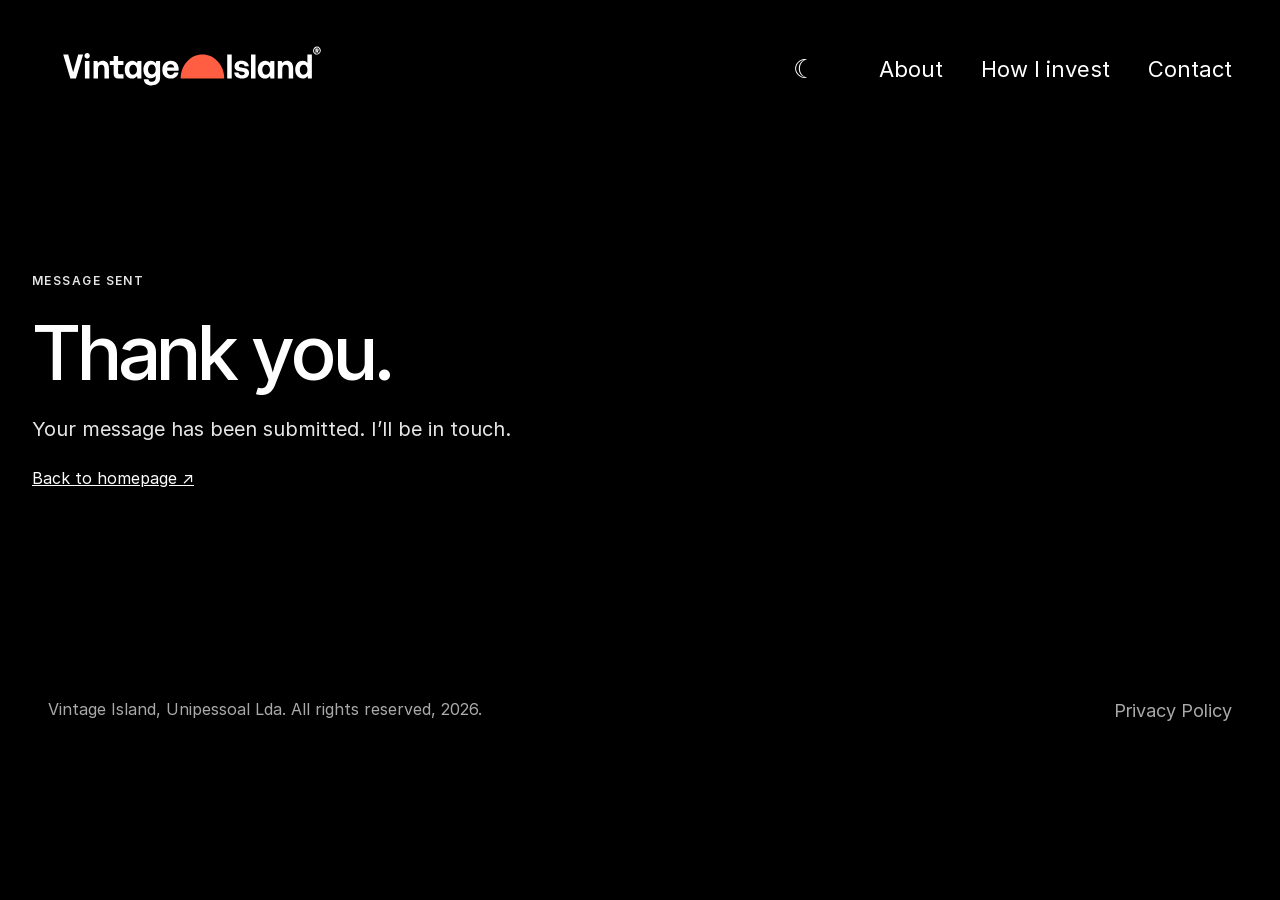
<file: thank-you/index.html>
<!doctype html><html lang="en"><head><meta charset="utf-8"><meta name="viewport" content="width=device-width,initial-scale=1"><title>Thank you — Vintage Island</title><meta name="description" content="Vintage Island — angel investing for SaaS and marketplace founders."><link rel="canonical" href="https://www.vintageisland.capital/thank-you/"><link rel="icon" href="/favicon.svg"><link rel="stylesheet" href="/styles.css"><script defer src="/app.js"></script></head><body><header class="site-header"><a class="brand" href="/"><img src="/logos/vintage-island.svg" alt="Vintage Island"></a><nav><a href="/about-2/">About</a><a href="/projects/">How I invest</a><a href="/contact/">Contact</a></nav><button class="theme-toggle" aria-label="Toggle theme">◐</button><button class="menu-toggle" aria-label="Menu">☰</button></header><main class="container"><section class="page-intro"><p class="eyebrow">Message sent</p><h1>Thank you.</h1><p class="lead">Your message has been submitted. I’ll be in touch.</p><a href="/">Back to homepage ↗</a></section></main><footer class="site-footer about-footer"><span>Vintage Island, Unipessoal Lda. All rights reserved, 2026.</span><a href="/privacy-policy/">Privacy Policy</a></footer></body></html>
</file>
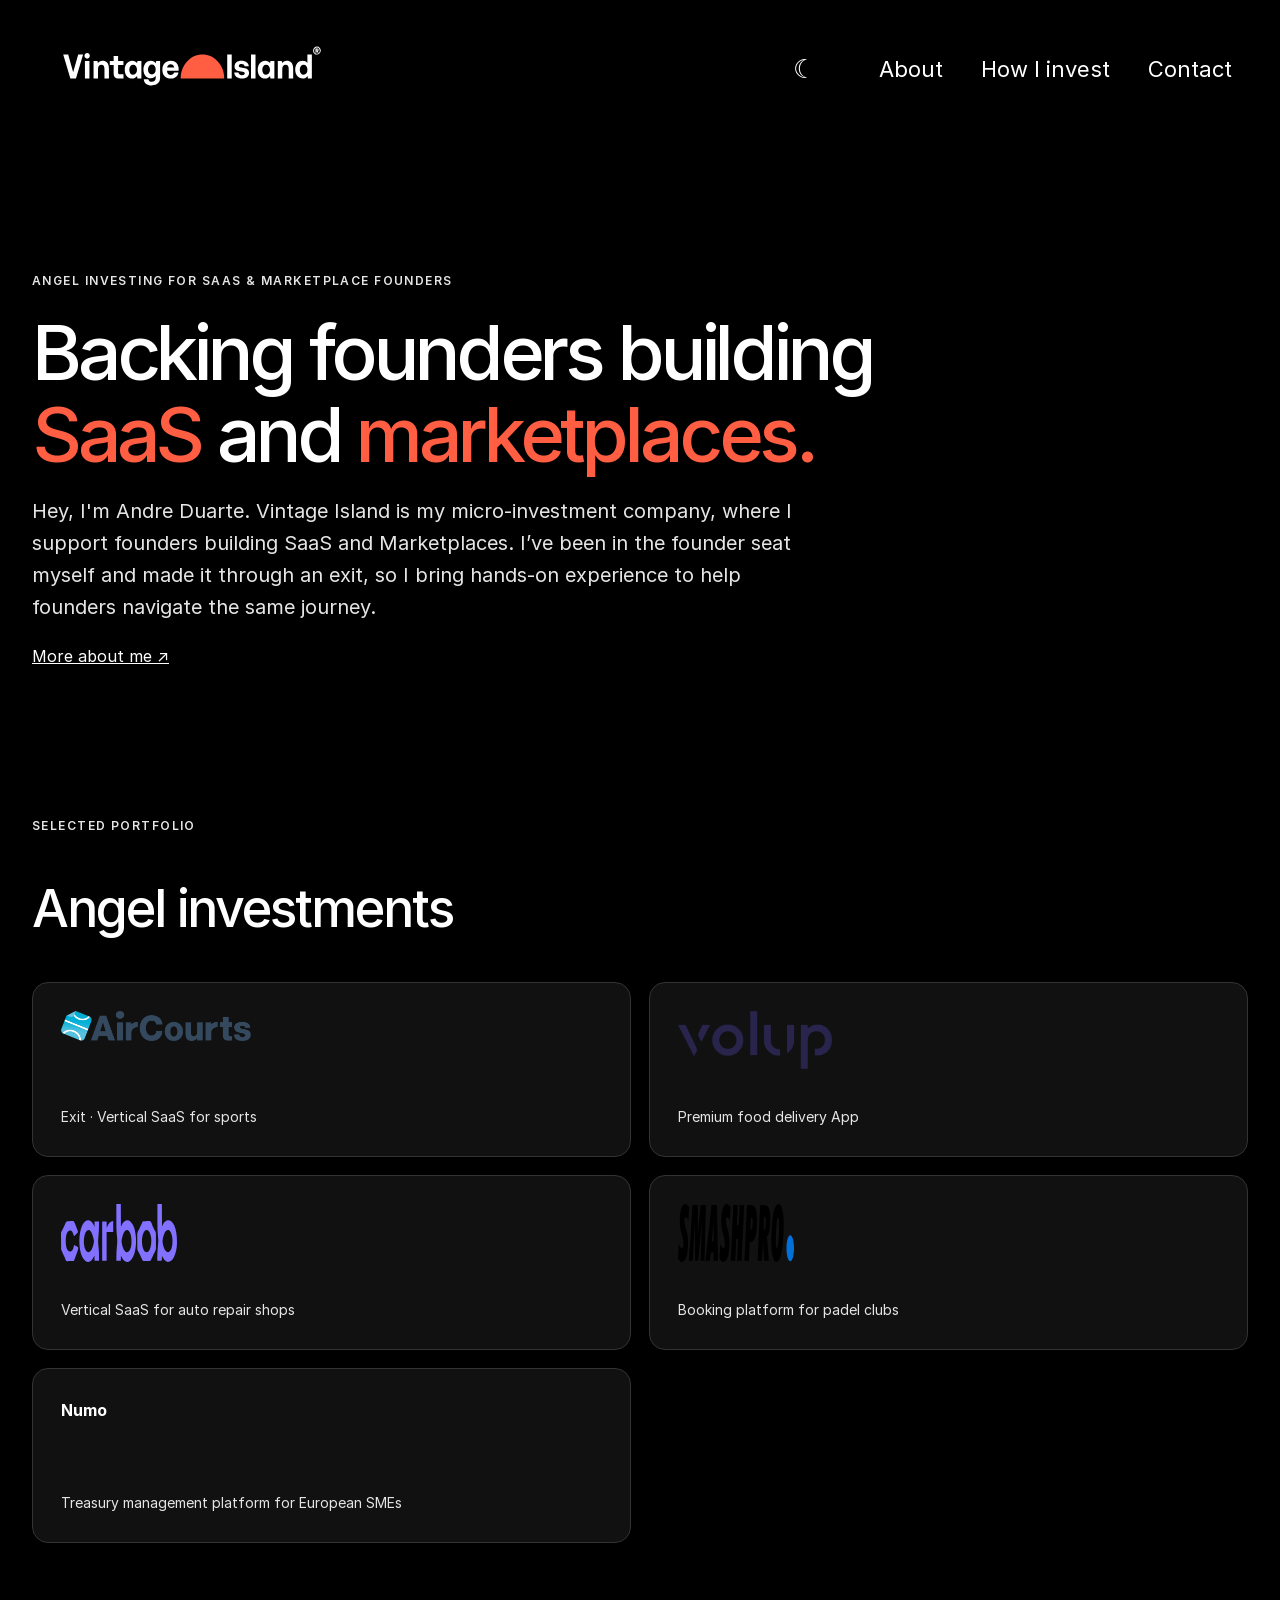
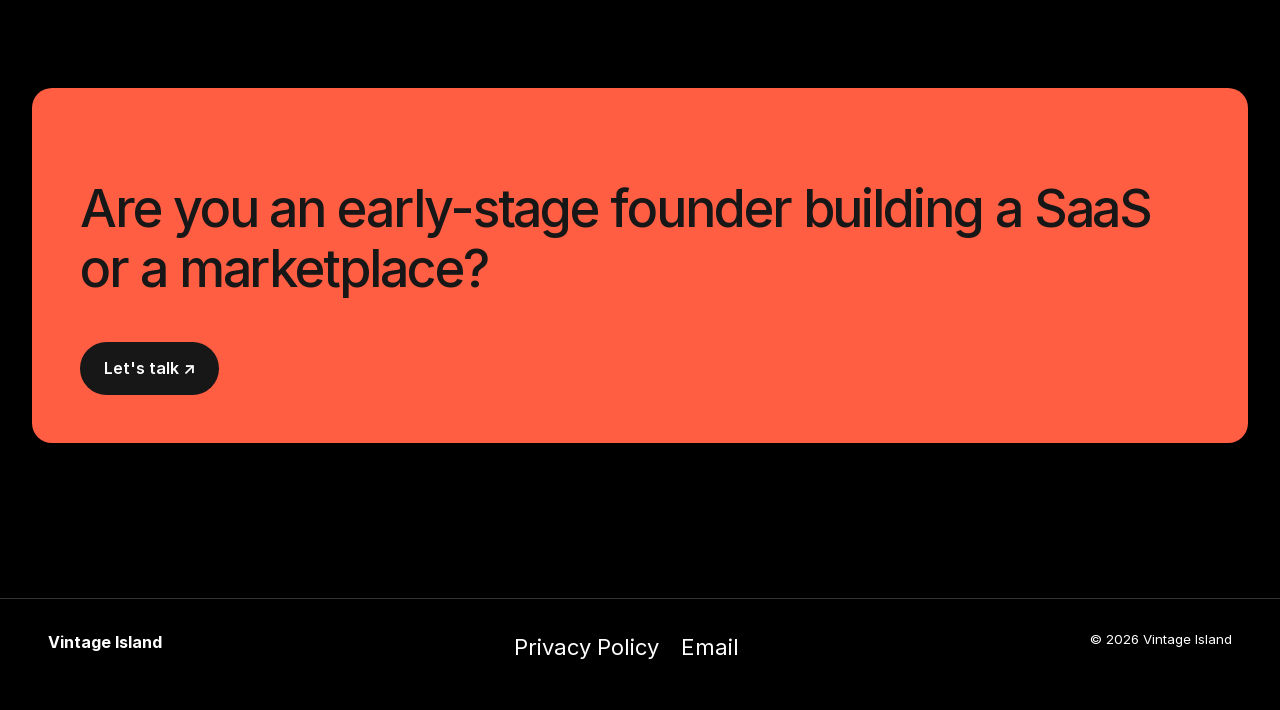
<file: vintage-island-cloudflare-starter/index.html>
<!doctype html><html lang="en"><head><meta charset="utf-8"><meta name="viewport" content="width=device-width,initial-scale=1"><title>Angel investing for SaaS & marketplace founders — Vintage Island</title><meta name="description" content="Vintage Island — angel investing for SaaS and marketplace founders."><link rel="canonical" href="https://www.vintageisland.capital/"><link rel="icon" href="/favicon.svg"><link rel="stylesheet" href="/styles.css"><script defer src="/app.js"></script></head><body><header class="site-header"><a class="brand" href="/"><img src="/logos/vintage-island.svg" alt="Vintage Island"></a><nav><a href="/about-2/">About</a><a href="/projects/">How I invest</a><a href="/contact/">Contact</a></nav><button class="theme-toggle" aria-label="Toggle theme">◐</button><button class="menu-toggle" aria-label="Menu">☰</button></header><main class="container"><section class="hero"><p class="eyebrow">Angel investing for SaaS &amp; marketplace founders</p><h1>Backing founders building <em>SaaS</em> and <em>marketplaces.</em></h1><p class="lead">Hey, I'm Andre Duarte. Vintage Island is my micro-investment company, where I support founders building SaaS and Marketplaces. I’ve been in the founder seat myself and made it through an exit, so I bring hands-on experience to help founders navigate the same journey.</p><a href="/about-2/">More about me ↗</a></section><section class="section"><p class="eyebrow">Selected portfolio</p><h2>Angel investments</h2><div class="portfolio-grid"><a class="portfolio-card" href="/aircourts/"><img src="/cms/projects/aircourts/logo.png" alt="AirCourts"><span>Exit · Vertical SaaS for sports</span></a><a class="portfolio-card" href="/volup/"><img src="/cms/projects/volup/logo.png" alt="Volup"><span>Premium food delivery App</span></a><a class="portfolio-card" href="/carbob/"><img src="/logos/carbob.svg" alt="Carbob"><span>Vertical SaaS for auto repair shops</span></a><a class="portfolio-card" href="/smashpro/"><img src="/logos/smashpro.svg" alt="Smashpro"><span>Booking platform for padel clubs</span></a><a class="portfolio-card" href="/numo/"><strong>Numo</strong><span>Treasury management platform for European SMEs</span></a></div></section><section class="cta"><h2>Are you an early-stage founder building a SaaS or a marketplace?</h2><a class="button" href="/contact/">Let's talk ↗</a></section></main><footer class="site-footer"><strong>Vintage Island</strong><div class="footer-links"><a href="/privacy-policy/">Privacy Policy</a><a href="mailto:oandreduarte@gmail.com">Email</a></div><small>© <span data-year></span> Vintage Island</small></footer></body></html>
</file>
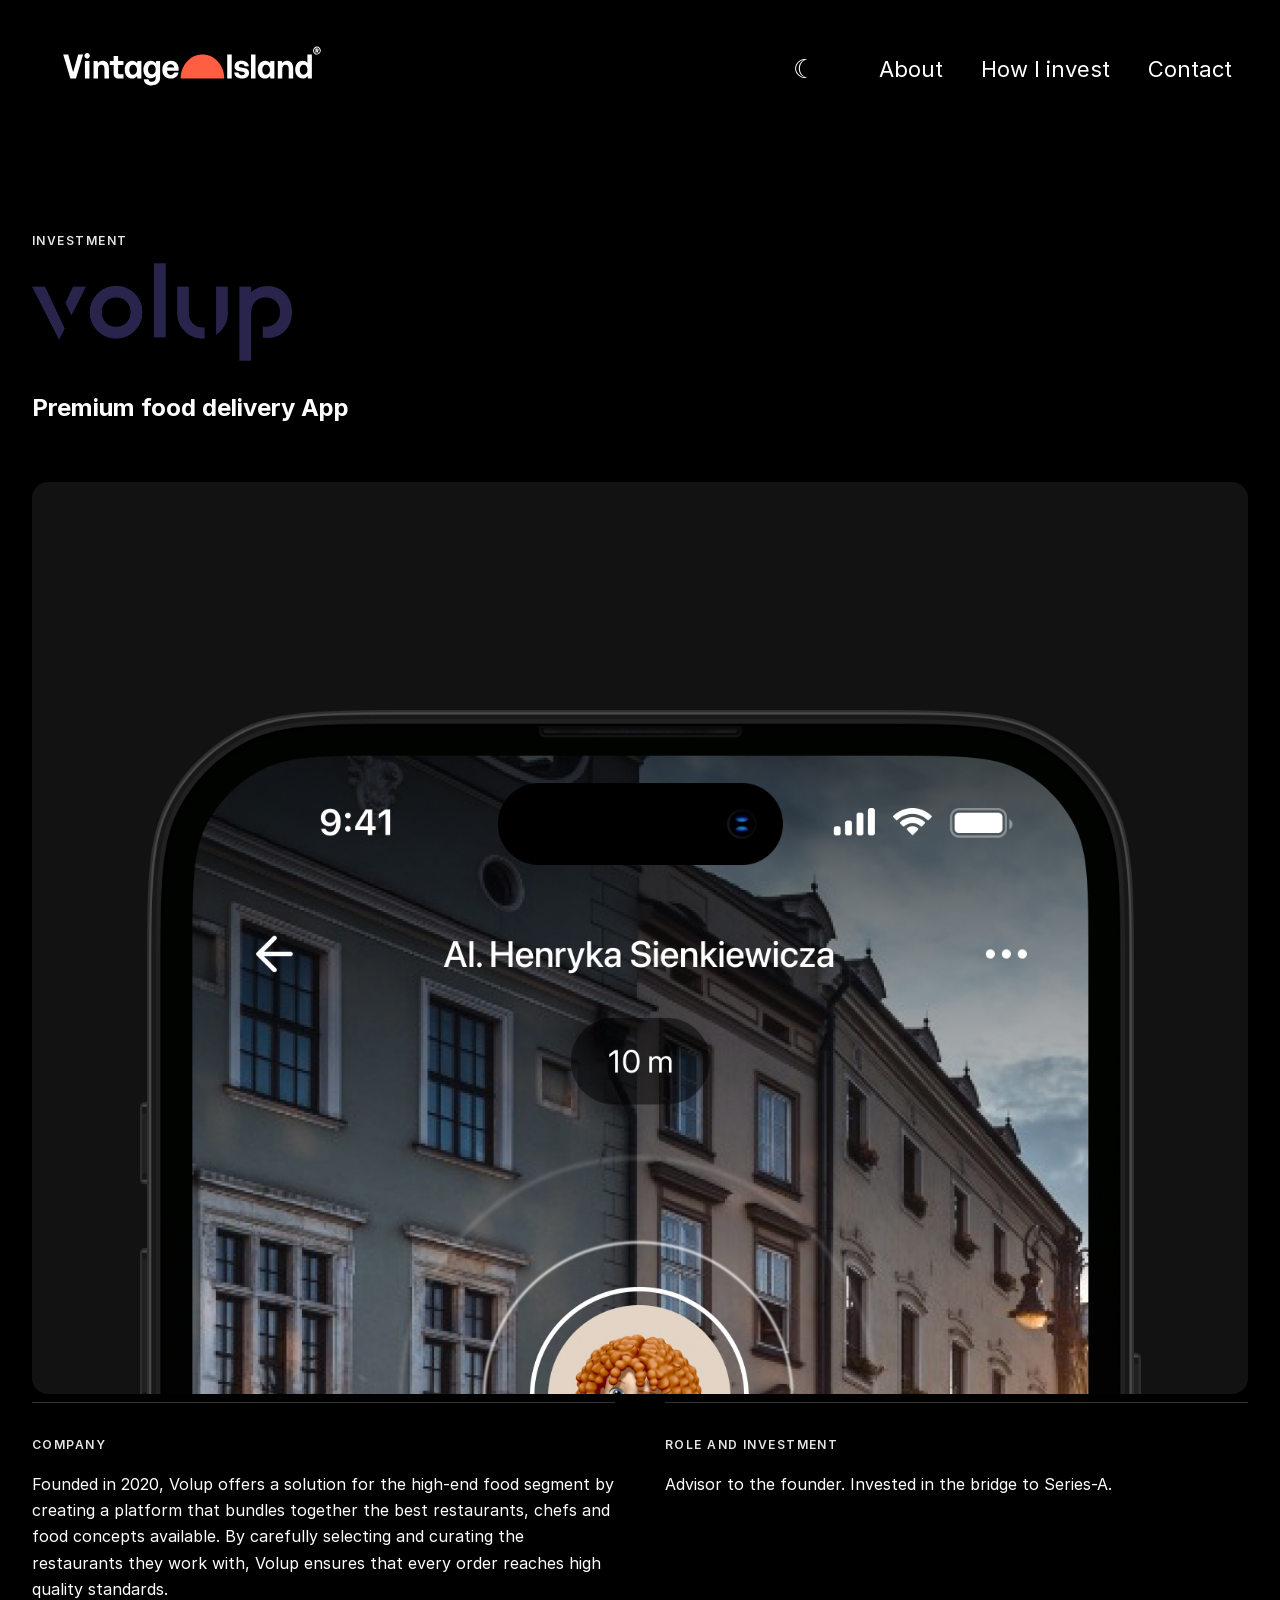
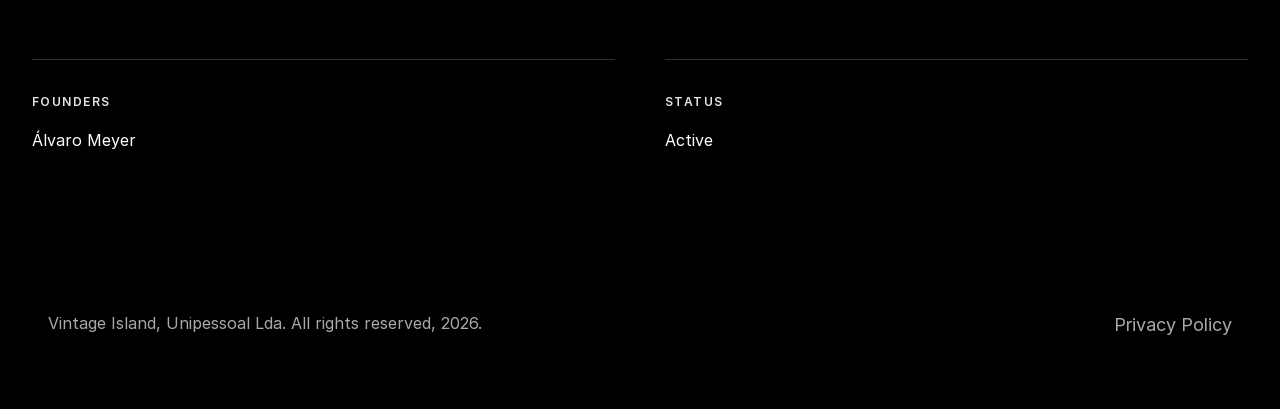
<file: volup/index.html>
<!doctype html><html lang="en"><head><meta charset="utf-8"><meta name="viewport" content="width=device-width,initial-scale=1"><title>Volup — Vintage Island</title><meta name="description" content="Vintage Island — angel investing for SaaS and marketplace founders."><link rel="canonical" href="https://www.vintageisland.capital/volup/"><link rel="icon" href="/favicon.svg"><link rel="stylesheet" href="/styles.css"><script defer src="/app.js"></script></head><body><header class="site-header"><a class="brand" href="/"><img src="/logos/vintage-island.svg" alt="Vintage Island"></a><nav><a href="/about-2/">About</a><a href="/projects/">How I invest</a><a href="/contact/">Contact</a></nav><button class="theme-toggle" aria-label="Toggle theme">◐</button><button class="menu-toggle" aria-label="Menu">☰</button></header><main class="container"><section class="project-hero"><p class="eyebrow">Investment</p><img class="company-logo" src="/cms/projects/volup/logo.png" alt="Volup"><h1>Premium food delivery App</h1></section><img class="project-image" src="/cms/projects/volup/image-1.jpg" alt="Volup"><section class="project-facts"><article><p class="eyebrow">Company</p><p>Founded in 2020, Volup offers a solution for the high-end food segment by creating a platform that bundles together the best restaurants, chefs and food concepts available. By carefully selecting and curating the restaurants they work with, Volup ensures that every order reaches high quality standards.</p></article><article><p class="eyebrow">Role and Investment</p><p>Advisor to the founder. Invested in the bridge to Series-A.</p></article><article><p class="eyebrow">Founders</p><p>Álvaro Meyer</p></article><article><p class="eyebrow">Status</p><p>Active</p></article></section></main><footer class="site-footer about-footer"><span>Vintage Island, Unipessoal Lda. All rights reserved, 2026.</span><a href="/privacy-policy/">Privacy Policy</a></footer></body></html>
</file>
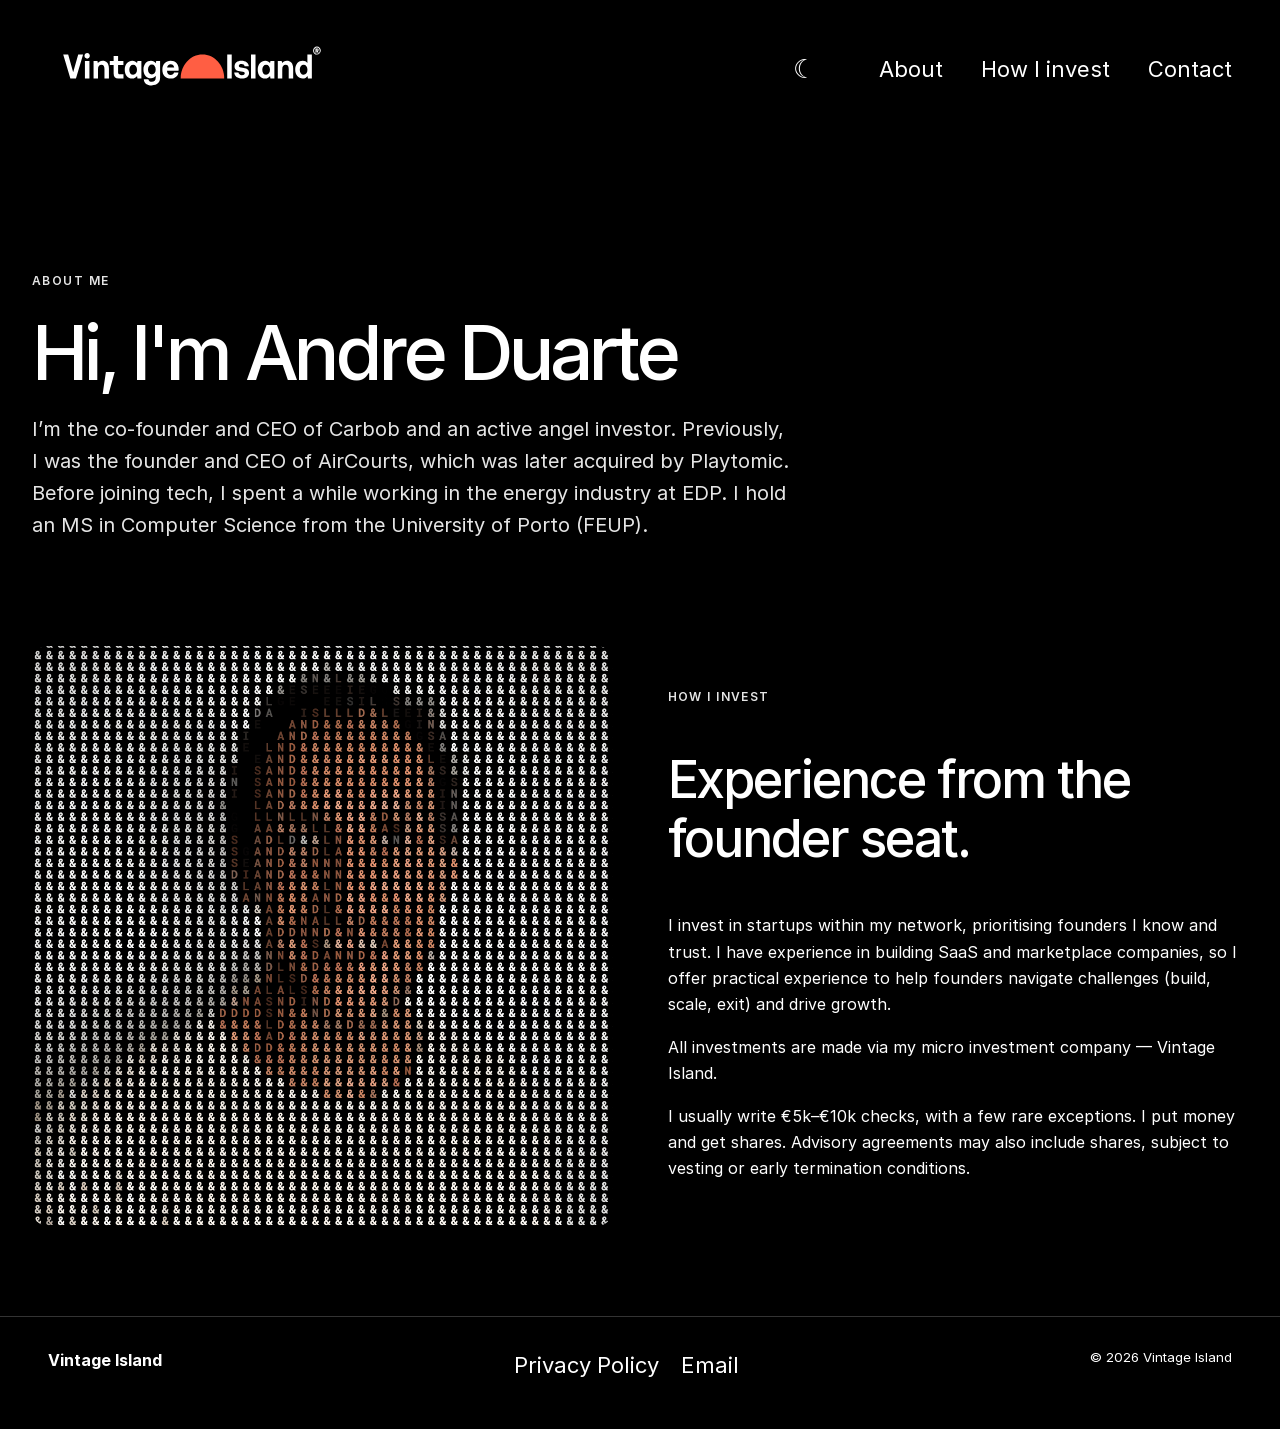
<file: vintage-island-cloudflare-starter/about-2/index.html>
<!doctype html><html lang="en"><head><meta charset="utf-8"><meta name="viewport" content="width=device-width,initial-scale=1"><title>About — Vintage Island</title><meta name="description" content="Vintage Island — angel investing for SaaS and marketplace founders."><link rel="canonical" href="https://www.vintageisland.capital/about-2/"><link rel="icon" href="/favicon.svg"><link rel="stylesheet" href="/styles.css"><script defer src="/app.js"></script></head><body><header class="site-header"><a class="brand" href="/"><img src="/logos/vintage-island.svg" alt="Vintage Island"></a><nav><a href="/about-2/">About</a><a href="/projects/">How I invest</a><a href="/contact/">Contact</a></nav><button class="theme-toggle" aria-label="Toggle theme">◐</button><button class="menu-toggle" aria-label="Menu">☰</button></header><main class="container"><section class="page-intro"><p class="eyebrow">About me</p><h1>Hi, I'm Andre Duarte</h1><p class="lead">I’m the co-founder and CEO of Carbob and an active angel investor. Previously, I was the founder and CEO of AirCourts, which was later acquired by Playtomic. Before joining tech, I spent a while working in the energy industry at EDP. I hold an MS in Computer Science from the University of Porto (FEUP).</p></section><section class="split"><img src="/website-images/about-2-image.png" alt="About Andre"><div><p class="eyebrow">How I invest</p><h2>Experience from the founder seat.</h2><p>I invest in startups within my network, prioritising founders I know and trust. I have experience in building SaaS and marketplace companies, so I offer practical experience to help founders navigate challenges (build, scale, exit) and drive growth.</p><p>All investments are made via my micro investment company — Vintage Island.</p><p>I usually write €5k–€10k checks, with a few rare exceptions. I put money and get shares. Advisory agreements may also include shares, subject to vesting or early termination conditions.</p></div></section></main><footer class="site-footer"><strong>Vintage Island</strong><div class="footer-links"><a href="/privacy-policy/">Privacy Policy</a><a href="mailto:oandreduarte@gmail.com">Email</a></div><small>© <span data-year></span> Vintage Island</small></footer></body></html>
</file>
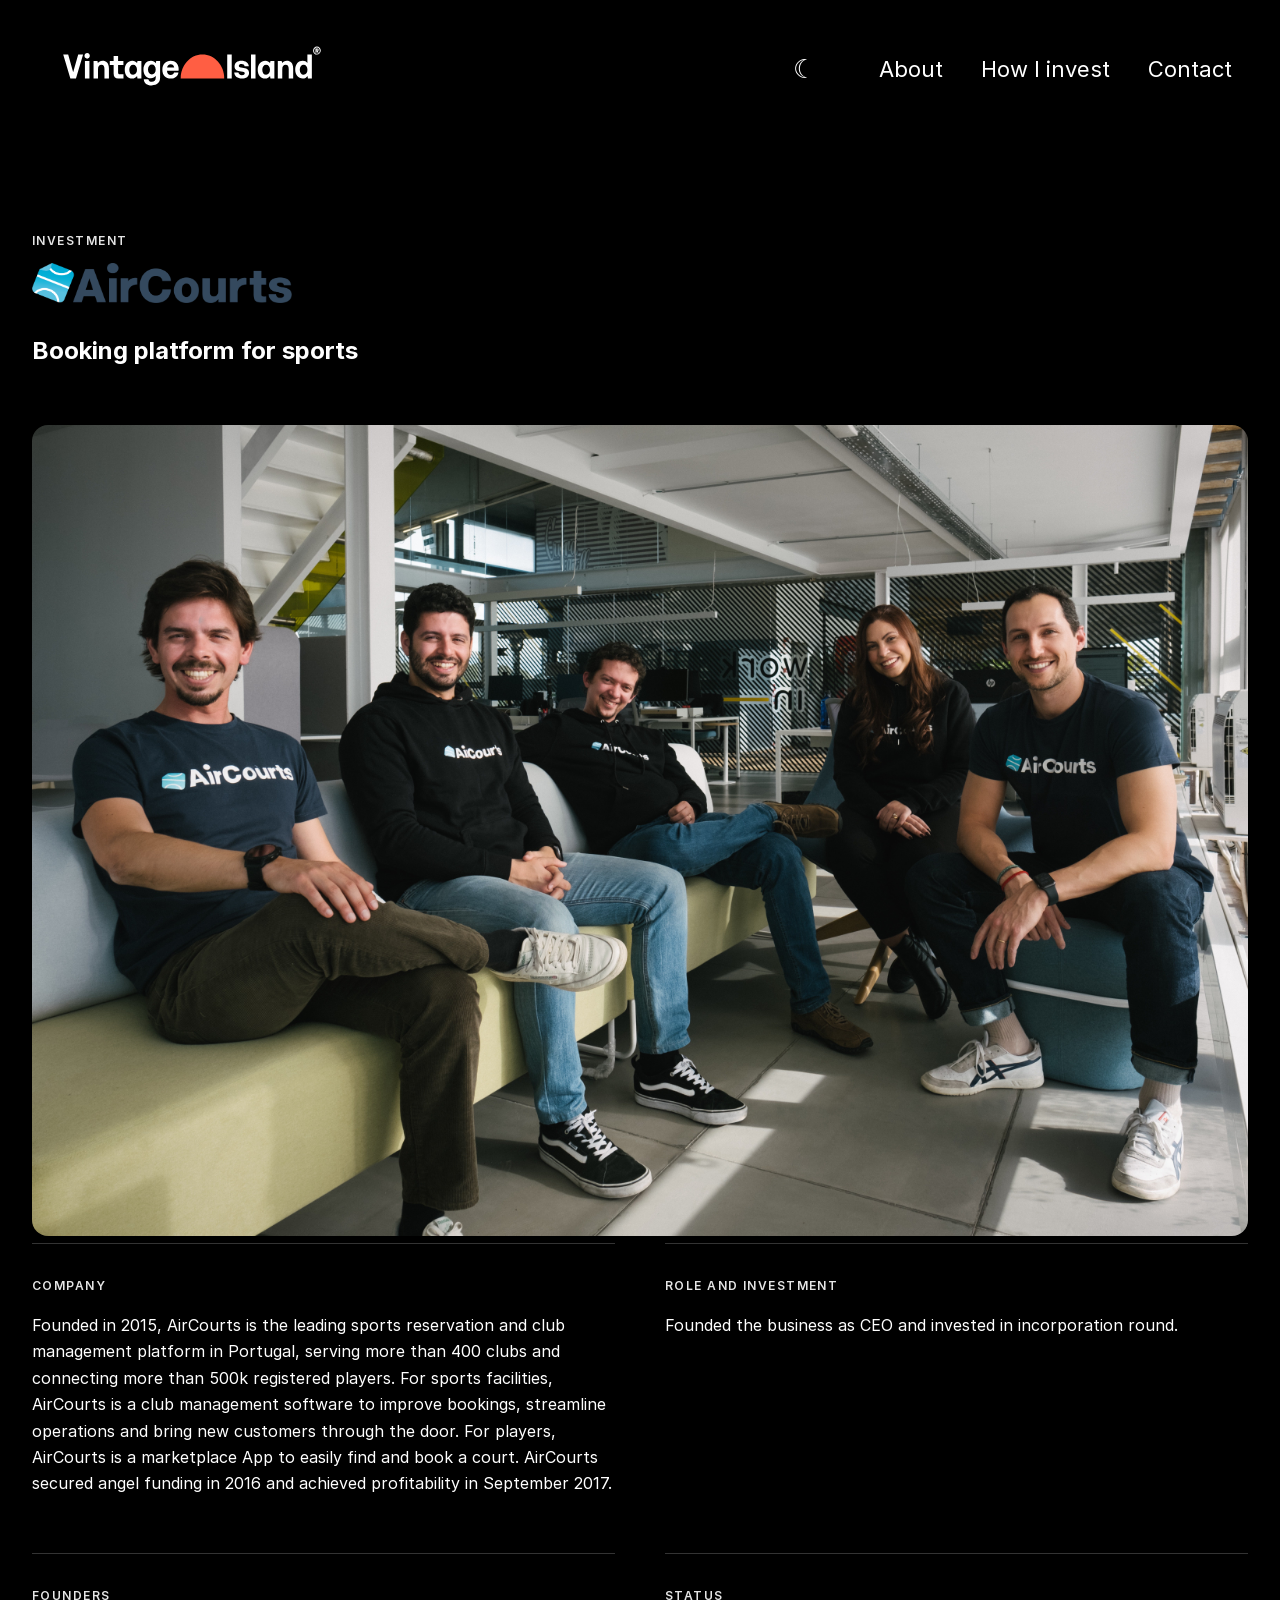
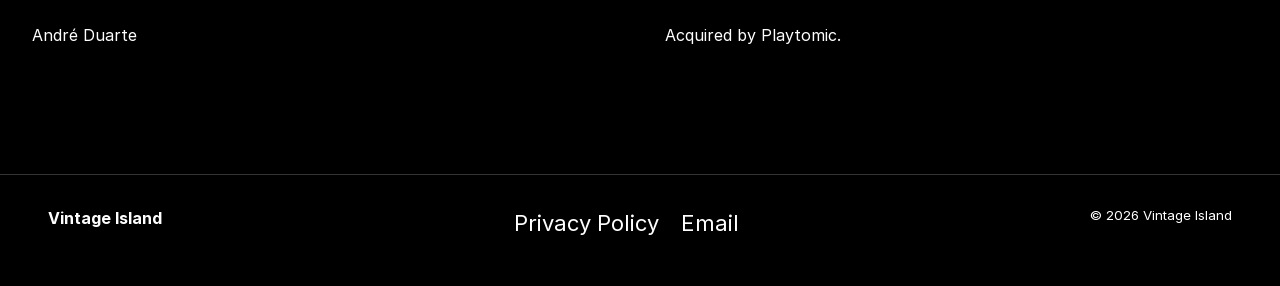
<file: vintage-island-cloudflare-starter/aircourts/index.html>
<!doctype html><html lang="en"><head><meta charset="utf-8"><meta name="viewport" content="width=device-width,initial-scale=1"><title>AirCourts — Vintage Island</title><meta name="description" content="Vintage Island — angel investing for SaaS and marketplace founders."><link rel="canonical" href="https://www.vintageisland.capital/aircourts/"><link rel="icon" href="/favicon.svg"><link rel="stylesheet" href="/styles.css"><script defer src="/app.js"></script></head><body><header class="site-header"><a class="brand" href="/"><img src="/logos/vintage-island.svg" alt="Vintage Island"></a><nav><a href="/about-2/">About</a><a href="/projects/">How I invest</a><a href="/contact/">Contact</a></nav><button class="theme-toggle" aria-label="Toggle theme">◐</button><button class="menu-toggle" aria-label="Menu">☰</button></header><main class="container"><section class="project-hero"><p class="eyebrow">Investment</p><img class="company-logo" src="/cms/projects/aircourts/logo.png" alt="AirCourts"><h1>Booking platform for sports</h1></section><img class="project-image" src="/cms/projects/aircourts/image-1.jpeg" alt="AirCourts"><section class="project-facts"><article><p class="eyebrow">Company</p><p>Founded in 2015, AirCourts is the leading sports reservation and club management platform in Portugal, serving more than 400 clubs and connecting more than 500k registered players. For sports facilities, AirCourts is a club management software to improve bookings, streamline operations and bring new customers through the door. For players, AirCourts is a marketplace App to easily find and book a court. AirCourts secured angel funding in 2016 and achieved profitability in September 2017.</p></article><article><p class="eyebrow">Role and Investment</p><p>Founded the business as CEO and invested in incorporation round.</p></article><article><p class="eyebrow">Founders</p><p>André Duarte</p></article><article><p class="eyebrow">Status</p><p>Acquired by Playtomic.</p></article></section></main><footer class="site-footer"><strong>Vintage Island</strong><div class="footer-links"><a href="/privacy-policy/">Privacy Policy</a><a href="mailto:oandreduarte@gmail.com">Email</a></div><small>© <span data-year></span> Vintage Island</small></footer></body></html>
</file>
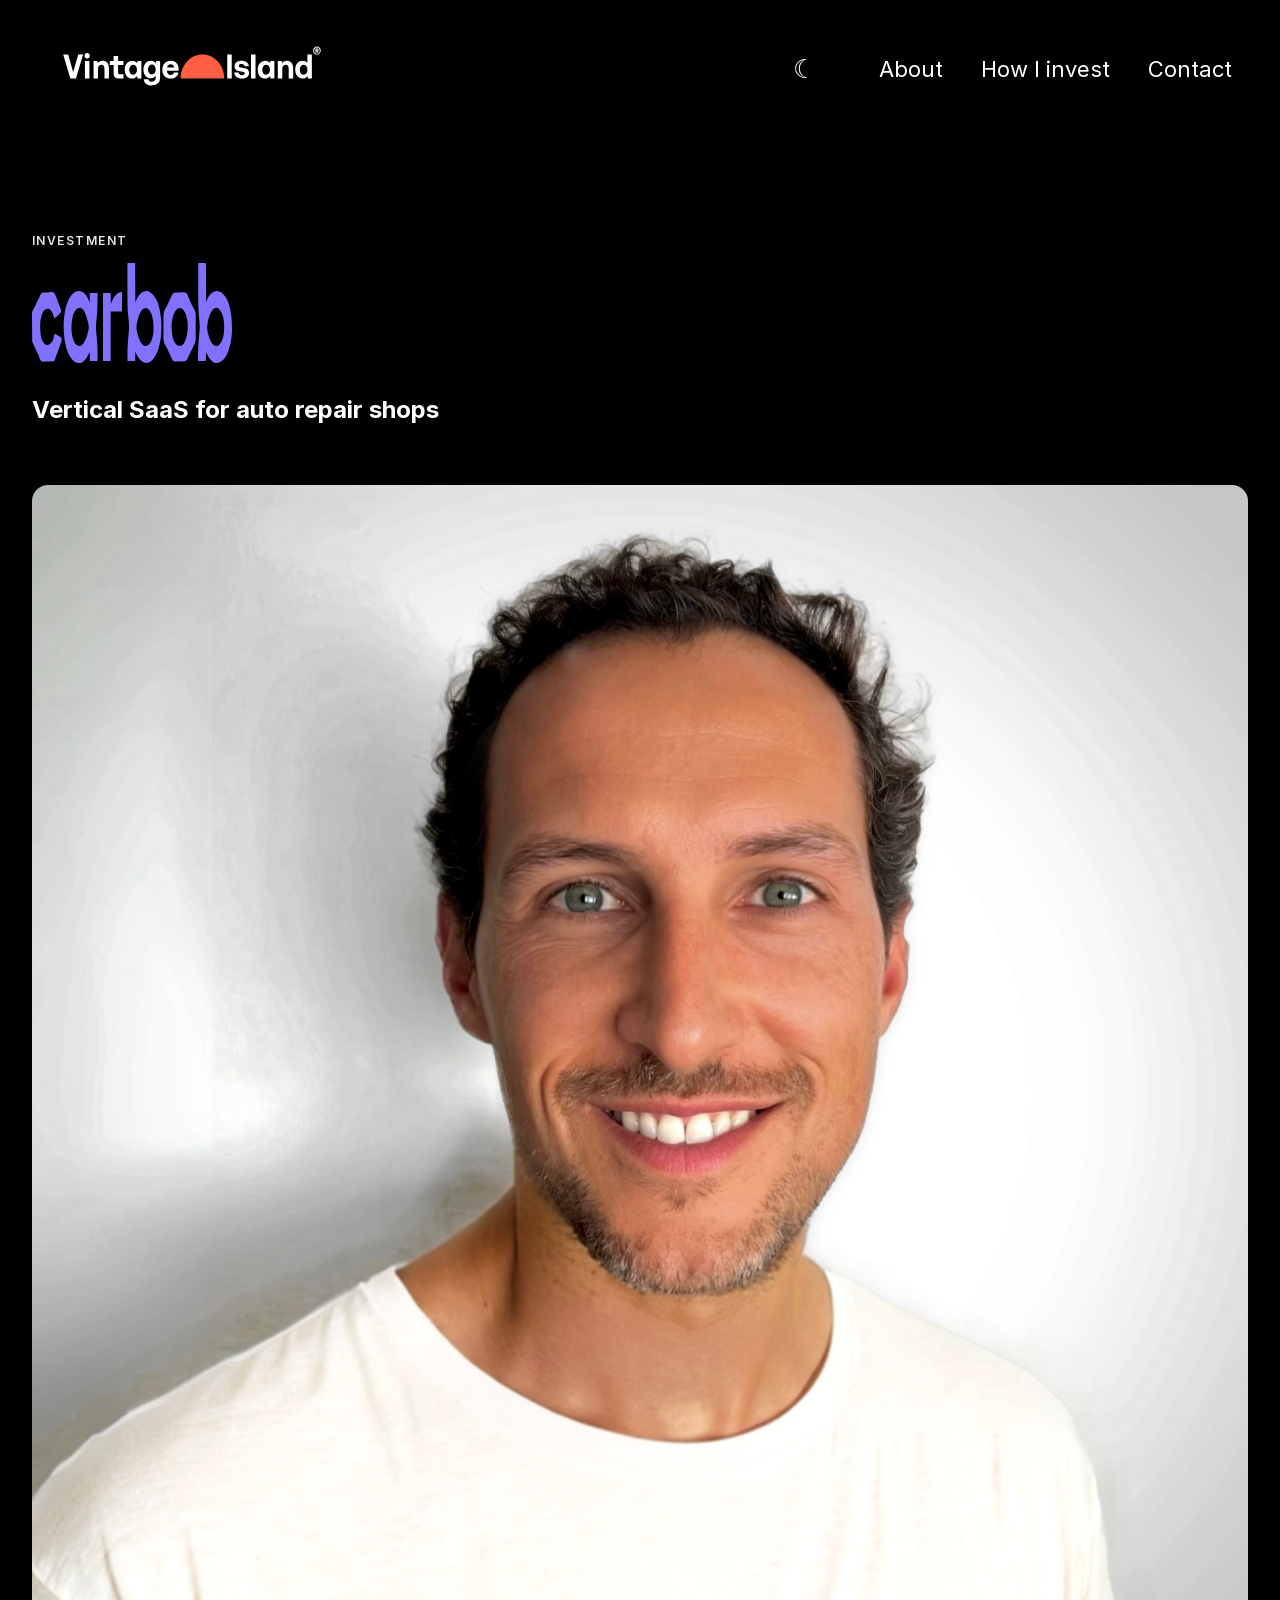
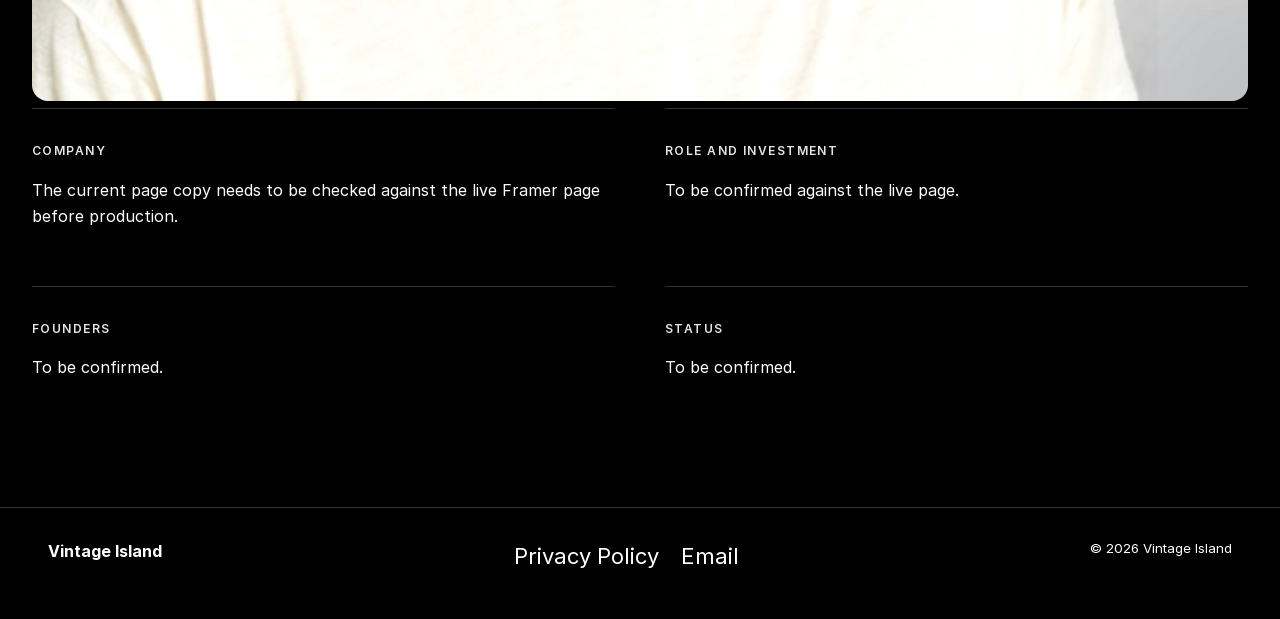
<file: vintage-island-cloudflare-starter/carbob/index.html>
<!doctype html><html lang="en"><head><meta charset="utf-8"><meta name="viewport" content="width=device-width,initial-scale=1"><title>Carbob — Vintage Island</title><meta name="description" content="Vintage Island — angel investing for SaaS and marketplace founders."><link rel="canonical" href="https://www.vintageisland.capital/carbob/"><link rel="icon" href="/favicon.svg"><link rel="stylesheet" href="/styles.css"><script defer src="/app.js"></script></head><body><header class="site-header"><a class="brand" href="/"><img src="/logos/vintage-island.svg" alt="Vintage Island"></a><nav><a href="/about-2/">About</a><a href="/projects/">How I invest</a><a href="/contact/">Contact</a></nav><button class="theme-toggle" aria-label="Toggle theme">◐</button><button class="menu-toggle" aria-label="Menu">☰</button></header><main class="container"><section class="project-hero"><p class="eyebrow">Investment</p><img class="company-logo" src="/logos/carbob.svg" alt="Carbob"><h1>Vertical SaaS for auto repair shops</h1></section><img class="project-image" src="/website-images/variant-1.jpeg" alt="Carbob"><section class="project-facts"><article><p class="eyebrow">Company</p><p>The current page copy needs to be checked against the live Framer page before production.</p></article><article><p class="eyebrow">Role and Investment</p><p>To be confirmed against the live page.</p></article><article><p class="eyebrow">Founders</p><p>To be confirmed.</p></article><article><p class="eyebrow">Status</p><p>To be confirmed.</p></article></section></main><footer class="site-footer"><strong>Vintage Island</strong><div class="footer-links"><a href="/privacy-policy/">Privacy Policy</a><a href="mailto:oandreduarte@gmail.com">Email</a></div><small>© <span data-year></span> Vintage Island</small></footer></body></html>
</file>
<file: styles.css>
@font-face{font-family:Inter;src:url('/fonts/inter-400.woff2')}@font-face{font-family:Inter;src:url('/fonts/inter-500.woff2');font-weight:500}@font-face{font-family:Inter;src:url('/fonts/inter-600.woff2');font-weight:600}@font-face{font-family:Inter;src:url('/fonts/inter-700.woff2');font-weight:700}
:root{--bg:#000;--surface:#111;--text:#fff;--muted:#e5e5e5;--accent:#ff5e43;--line:#333}
*{box-sizing:border-box}body{margin:0;background:var(--bg);color:var(--text);font:16px/1.65 Inter,Arial,sans-serif;transition:background .2s,color .2s}
body.light{--bg:#f4f3f0;--surface:#fff;--text:#171717;--muted:#595959;--line:#dededb}
a{color:inherit}.site-header{max-width:1480px;margin:auto;padding:38px 48px;display:flex;align-items:center;justify-content:space-between;gap:24px}
.brand img{width:290px;max-height:58px;object-fit:contain;object-position:left}
.site-header nav{display:flex;gap:38px;order:3}.site-header nav a,.footer-links a{text-decoration:none;font-size:22px}
.theme-toggle,.menu-toggle{background:none;border:0;border-radius:50%;width:42px;height:42px;color:var(--text);cursor:pointer;font-size:26px;display:grid;place-items:center}
.theme-toggle{order:2;margin-left:auto;margin-right:30px}.menu-toggle{display:none}
.container{max-width:1420px;margin:auto;padding:45px 32px 90px}
.hero,.page-intro{max-width:850px;padding:75px 0 85px}.eyebrow{font-size:12px;text-transform:uppercase;letter-spacing:.12em;color:var(--muted);font-weight:600}
.hero h1,.page-intro h1{font-size:clamp(44px,7vw,76px);line-height:1.08;letter-spacing:-.055em;font-weight:500;margin:20px 0}
.hero em{font-style:normal;color:var(--accent)}.lead{font-size:20px;line-height:1.6;color:var(--muted);max-width:760px}
.section{padding:50px 0 80px}.section h2,.cta h2,.split h2{font-size:clamp(34px,5vw,52px);line-height:1.15;letter-spacing:-.04em;font-weight:500}
.portfolio-grid{display:grid;grid-template-columns:repeat(2,1fr);gap:18px}.portfolio-card{min-height:175px;padding:28px;background:var(--surface);border:1px solid var(--line);border-radius:16px;text-decoration:none;display:flex;flex-direction:column;justify-content:space-between}
.portfolio-card img{max-width:190px;max-height:58px;object-fit:contain;object-position:left}.portfolio-card span{font-size:14px;color:var(--muted)}
.cta{margin:65px 0;padding:48px;background:var(--accent);border-radius:20px;color:#171717}.button{display:inline-block;background:#171717;color:white;padding:13px 24px;border-radius:30px;text-decoration:none;font-weight:600;border:0}
.split{display:grid;grid-template-columns:1fr 1fr;gap:55px;align-items:center}.split img,.project-image{width:100%;border-radius:16px}
.project-hero{padding:35px 0}.company-logo{max-width:260px;max-height:100px;object-fit:contain;object-position:left}
.project-facts{display:grid;grid-template-columns:1fr 1fr;gap:20px 50px}.project-facts article{border-top:1px solid var(--line);padding:20px 0}
.contact-form{max-width:650px;display:grid;gap:20px}.contact-form label{display:grid;gap:8px}
.contact-form input:not([type=checkbox]),.contact-form textarea{padding:14px;border:1px solid var(--line);border-radius:9px;background:var(--surface);color:var(--text);font:inherit}
.consent{display:flex!important;align-items:center;font-size:14px}.site-footer{max-width:1480px;margin:auto;border-top:1px solid var(--line);padding:30px 48px 45px;display:flex;justify-content:space-between;gap:20px;flex-wrap:wrap}
.footer-links{display:flex;gap:22px}.muted{color:var(--muted)}
/* Homepage layout matched to the original Framer composition */
.home .container{max-width:1420px;padding:0 48px 90px}
.home .hero{max-width:none;text-align:center;padding:128px 0 0;margin:0 auto}
.home .hero .eyebrow{display:none}
.home .hero h1{max-width:900px;margin:0 auto;font-size:clamp(54px,4.35vw,74px);line-height:1.16;letter-spacing:-.045em;font-weight:400}
.home .hero h1 em{color:inherit;font-style:normal}
.home .hero .lead{max-width:1260px;margin:132px auto 0;font-size:27px;line-height:1.42;color:var(--text);font-weight:400}
.home .hero>a{display:none}
.home .section{padding:160px 0 80px}
.home .section>.eyebrow{display:none}
.home .section h2{text-align:center;font-size:clamp(42px,4vw,58px);font-weight:400;letter-spacing:-.035em;margin:0 0 80px}
.home .portfolio-grid{grid-template-columns:repeat(2,minmax(0,1fr));gap:28px}
.home .portfolio-card{background:transparent;border:0;border-radius:0;padding:0;min-height:300px}
.home .portfolio-card img{max-width:240px;max-height:75px}
@media(max-width:760px){
.site-header{padding:28px 28px}.brand img{width:290px;max-width:58vw}.site-header nav{display:none;position:absolute;top:95px;left:20px;right:20px;background:var(--surface);padding:20px;border:1px solid var(--line);border-radius:12px;z-index:5;flex-direction:column}.site-header nav.open{display:flex}
.theme-toggle{margin-left:auto;margin-right:22px}.menu-toggle{display:grid}
.container{padding:25px 20px 65px}.hero,.page-intro{padding:55px 0}.lead{font-size:18px}
.portfolio-grid,.split,.project-facts{grid-template-columns:1fr}.cta{padding:30px 24px}.site-footer{padding:25px 20px}
.home .container{padding:0 28px 60px}.home .hero{padding:190px 0 0}
.home .hero h1{font-size:clamp(42px,8.5vw,58px);line-height:1.3;letter-spacing:-.04em}
.home .hero .lead{font-size:27px;line-height:1.5;margin:112px auto 0}
.home .section{padding:190px 0 60px}.home .section h2{font-size:48px;margin-bottom:80px}
.home .portfolio-grid{grid-template-columns:1fr}.home .portfolio-card{min-height:260px}
}

/* Final homepage portfolio section — aligned to the original Framer page */
.home .portfolio-section{max-width:1142px;margin:0 auto;padding:110px 0 0}
.home .portfolio-section h2{font-size:54px;line-height:1.2;margin:0 0 132px;text-align:center;font-weight:400;letter-spacing:-.04em}
.home .portfolio-grid{display:grid;grid-template-columns:repeat(2,minmax(0,1fr));column-gap:68px;row-gap:88px}
.home .portfolio-card{display:block;min-height:0;padding:0;text-decoration:none;background:transparent;border:0}
.home .portfolio-card>img{display:block;width:100%;height:auto;aspect-ratio:1.445;object-fit:cover;border-radius:12px;max-width:none;max-height:none;margin:0 0 28px}
.home .portfolio-meta{display:flex;align-items:center;justify-content:space-between;gap:16px}
.home .portfolio-meta strong{font-size:30px;line-height:1.25;font-weight:500;letter-spacing:-.035em}
.home .portfolio-card p{font-size:27px;line-height:1.45;color:var(--muted);margin:12px 0 0;font-weight:400}
.home .exit-badge{display:inline-flex;align-items:center;justify-content:center;background:#ff5e43;color:#fff;border-radius:24px;padding:8px 19px;font-size:18px;line-height:1.25;font-weight:500}
.home .home-footer{max-width:none;margin:180px auto 0;padding:26px max(48px,calc((100vw - 1456px)/2)) 76px;border-top:0;display:flex;justify-content:space-between;align-items:center;gap:24px;color:var(--muted);font-size:18px}
.home .home-footer a{text-decoration:none;color:var(--text);font-size:18px}
.home.light .portfolio-card p{color:#595959}
@media(max-width:760px){
 .home .portfolio-section{padding:180px 0 0}
 .home .portfolio-section h2{font-size:48px;line-height:1.2;margin-bottom:80px}
 .home .portfolio-grid{grid-template-columns:1fr;row-gap:72px}
 .home .portfolio-card>img{aspect-ratio:1.445;margin-bottom:22px;border-radius:12px}
 .home .portfolio-meta strong{font-size:27px}
 .home .portfolio-card p{font-size:22px;line-height:1.45;margin-top:9px}
 .home .exit-badge{font-size:16px;padding:7px 17px}
 .home .home-footer{margin-top:130px;padding:24px 28px 48px;align-items:flex-start;font-size:14px}
 .home .home-footer a{font-size:14px;white-space:nowrap}
}

/* Precision fixes from the Framer reference screenshots */
.home .portfolio-section{
  width:100%;
  max-width:1142px;
  box-sizing:border-box;
  margin-left:auto;
  margin-right:auto;
}
.home .portfolio-grid{
  width:100%;
  grid-template-columns:repeat(2,minmax(0,1fr));
  column-gap:68px;
  row-gap:88px;
}
.home .portfolio-card>img{box-sizing:border-box}
.home .portfolio-card.numo-card>img{
  object-fit:contain;
  object-position:center;
  background:#3d4261;
}
@media(max-width:760px){
  .home .portfolio-section{width:100%;max-width:100%}
  .home .portfolio-grid{grid-template-columns:minmax(0,1fr);column-gap:0;row-gap:72px}
}


/* About page — layout based on the supplied Framer screenshots */
.about-container{max-width:1550px;margin:0 auto;padding:130px 7.8% 0}
.about-row{display:grid;grid-template-columns:34% minmax(0,1fr);column-gap:4%;margin:0 0 76px}
.about-row>h2{font-size:30px;line-height:1.3;font-weight:500;letter-spacing:-.035em;margin:0}
.about-content{max-width:100%;font-size:18px;line-height:1.68;color:#aaa}
.about-content h1{font-size:27px;line-height:1.35;font-weight:400;letter-spacing:-.025em;color:var(--text);margin:0 0 44px}
.about-content p{margin:0 0 18px}
.about-content a{color:var(--text);text-decoration:none}
.about-content a:hover{text-decoration:underline}
.about-portrait{display:block;width:min(455px,100%);height:auto;border-radius:12px;margin:44px 0 45px}
.linkedin-link{display:inline-flex;width:40px;height:40px;align-items:center;justify-content:center;background:#0a66c2;color:#fff!important;border-radius:3px;font:bold 30px/1 Arial,sans-serif}
.backstory-image{display:block;width:min(488px,100%);height:auto;aspect-ratio:1.78;object-fit:cover;margin:0 0 42px}
.about-content h3{font-size:26px;font-weight:400;line-height:1.35;color:var(--text);margin:0 0 44px}
.company-details{padding-top:24px}
.company-details h3{margin:24px 0 24px}
.company-details p{margin-bottom:34px}
.about-cta{text-align:center;padding:120px 0 110px}
.about-cta h2{font-size:clamp(38px,3.2vw,58px);font-weight:400;line-height:1.25;letter-spacing:-.04em;margin:0 auto 72px;max-width:1450px}
.about-cta-button{display:inline-flex;align-items:center;justify-content:center;background:#fff;color:#000;padding:23px 40px;border-radius:10px;text-decoration:none;font-size:22px;font-weight:600}
.about-footer{border:0;margin-top:0;padding:30px max(48px,calc((100vw - 1480px)/2)) 70px;color:#aaa}
.about-footer a{text-decoration:none;font-size:18px}
body.light .about-content{color:#595959}
body.light .about-cta-button{background:#111;color:#fff}
@media(max-width:760px){
.about-container{padding:70px 28px 0}
.about-row{grid-template-columns:1fr;gap:24px;margin-bottom:68px}
.about-row>h2{font-size:26px}
.about-content{font-size:16px}
.about-content h1{font-size:24px;margin-bottom:30px}
.about-portrait{margin:32px 0}
.backstory-image{margin-bottom:30px}
.about-content h3{font-size:23px;margin-bottom:28px}
.about-cta{padding:65px 28px 80px}
.about-cta h2{font-size:36px;margin-bottom:45px}
.about-cta-button{font-size:18px;padding:17px 30px}
.about-footer{padding:25px 28px 45px;font-size:14px}
.about-footer a{font-size:14px}
}


/* Active primary navigation state */
.site-header nav a[aria-current="page"]{
  text-decoration:underline;
  text-decoration-thickness:1.5px;
  text-underline-offset:4px;
}

/* How I invest — faithful layout from the supplied Framer reference */
body.invest-page-body{min-height:100vh;display:flex;flex-direction:column}
.invest-page{
  width:min(100% - 64px,1456px);
  margin:0 auto;
  flex:1;
  display:flex;
  flex-direction:column;
  align-items:center;
  text-align:center;
  padding:205px 0 0;
}
.invest-page h1{
  margin:0 0 100px;
  font-size:56px;
  line-height:1.2;
  font-weight:400;
  letter-spacing:-.04em;
}
.invest-copy{width:100%;font-size:27px;line-height:1.42;font-weight:400;color:var(--text)}
.invest-copy p{margin:0 0 40px}
.invest-reachout{
  display:inline-flex;
  align-items:center;
  justify-content:center;
  min-width:180px;
  min-height:80px;
  margin-top:54px;
  padding:18px 34px;
  border-radius:9px;
  background:#fff;
  color:#080808;
  text-decoration:none;
  font-size:23px;
  line-height:1.2;
  font-weight:600;
}
.invest-reachout:hover{transform:translateY(-1px)}
.invest-page-body .site-footer{
  width:100%;
  max-width:none;
  margin:0;
  padding:26px max(48px,calc((100vw - 1456px)/2)) 76px;
  border-top:0;
  color:#aaa;
  font-size:18px;
}
.invest-page-body .site-footer a{text-decoration:none;color:var(--text);font-size:18px}
@media(max-width:760px){
  .invest-page{width:calc(100% - 48px);padding-top:135px}
  .invest-page h1{font-size:42px;margin-bottom:66px}
  .invest-copy{font-size:20px;line-height:1.5}
  .invest-copy p{margin-bottom:30px}
  .invest-reachout{min-height:64px;margin-top:30px;font-size:19px}
  .invest-page-body .site-footer{padding:24px 24px 48px;font-size:14px}
  .invest-page-body .site-footer a{font-size:14px}
}
</file>
